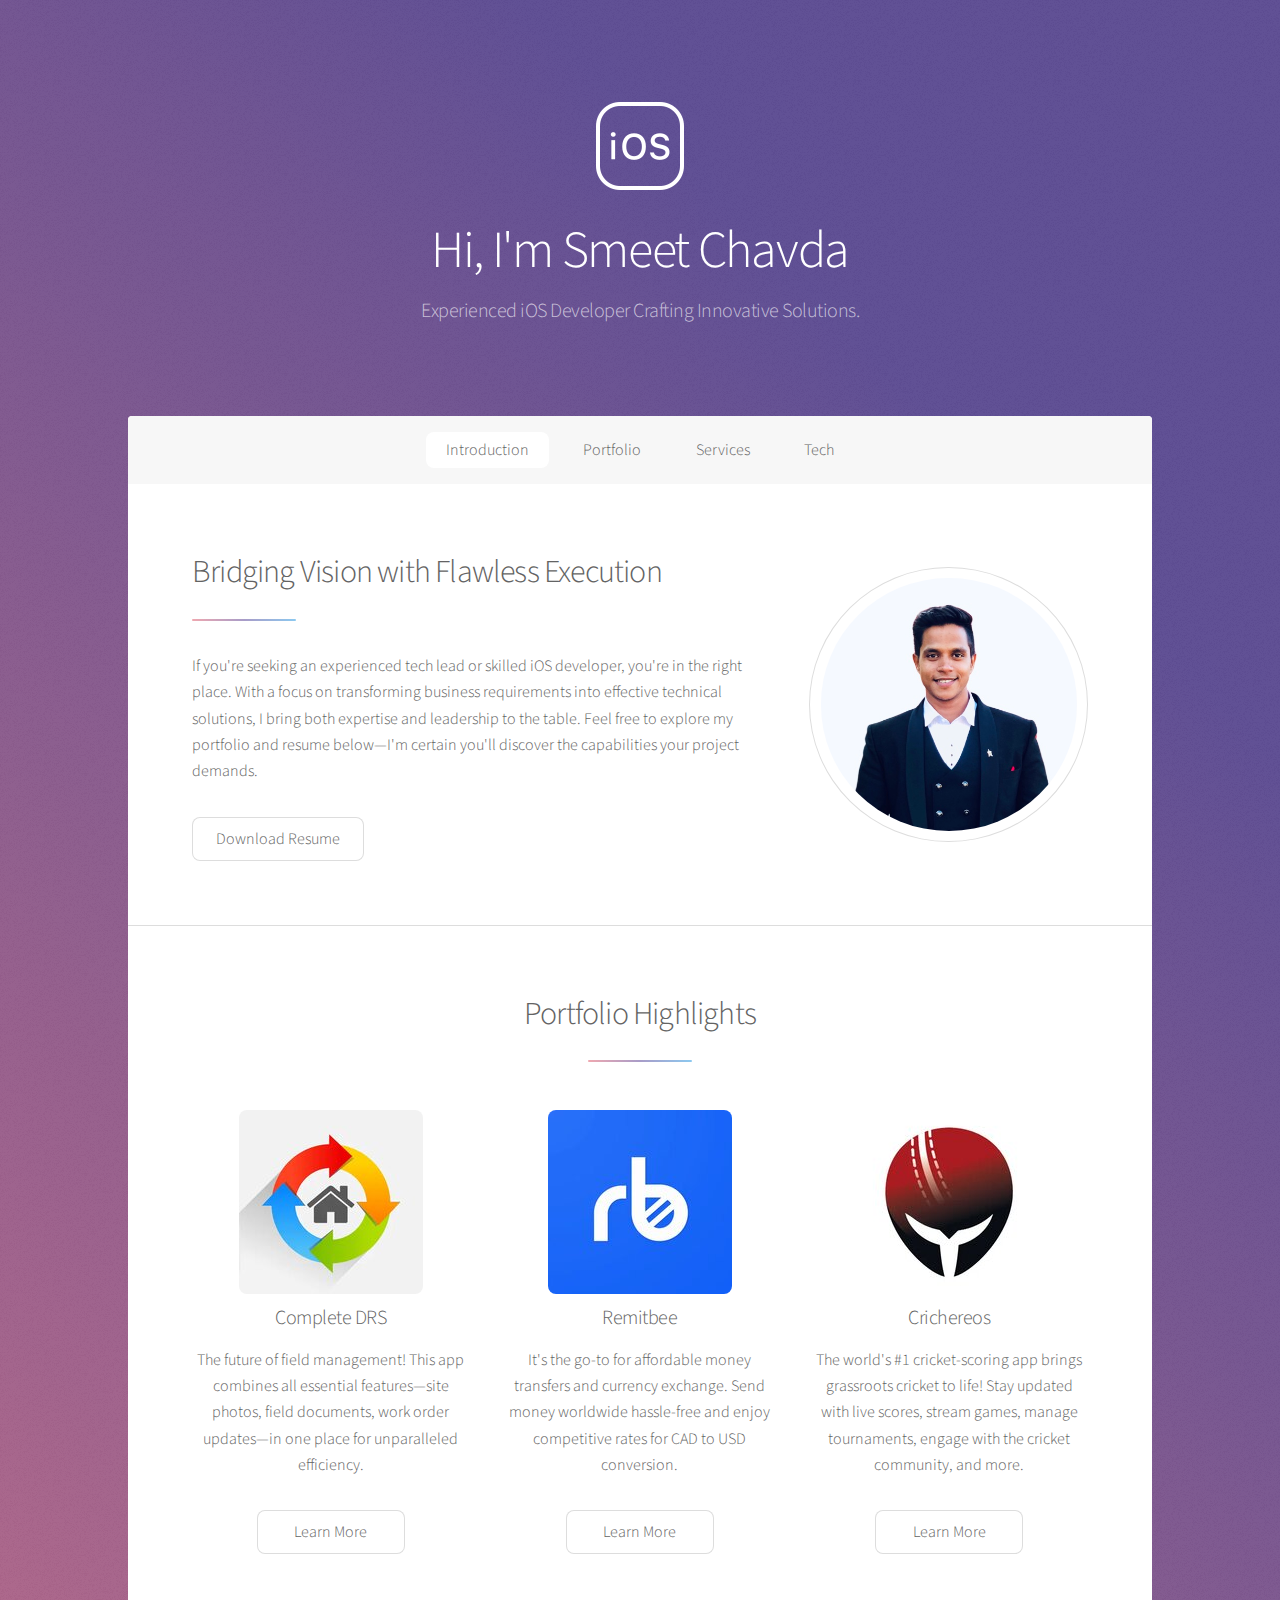
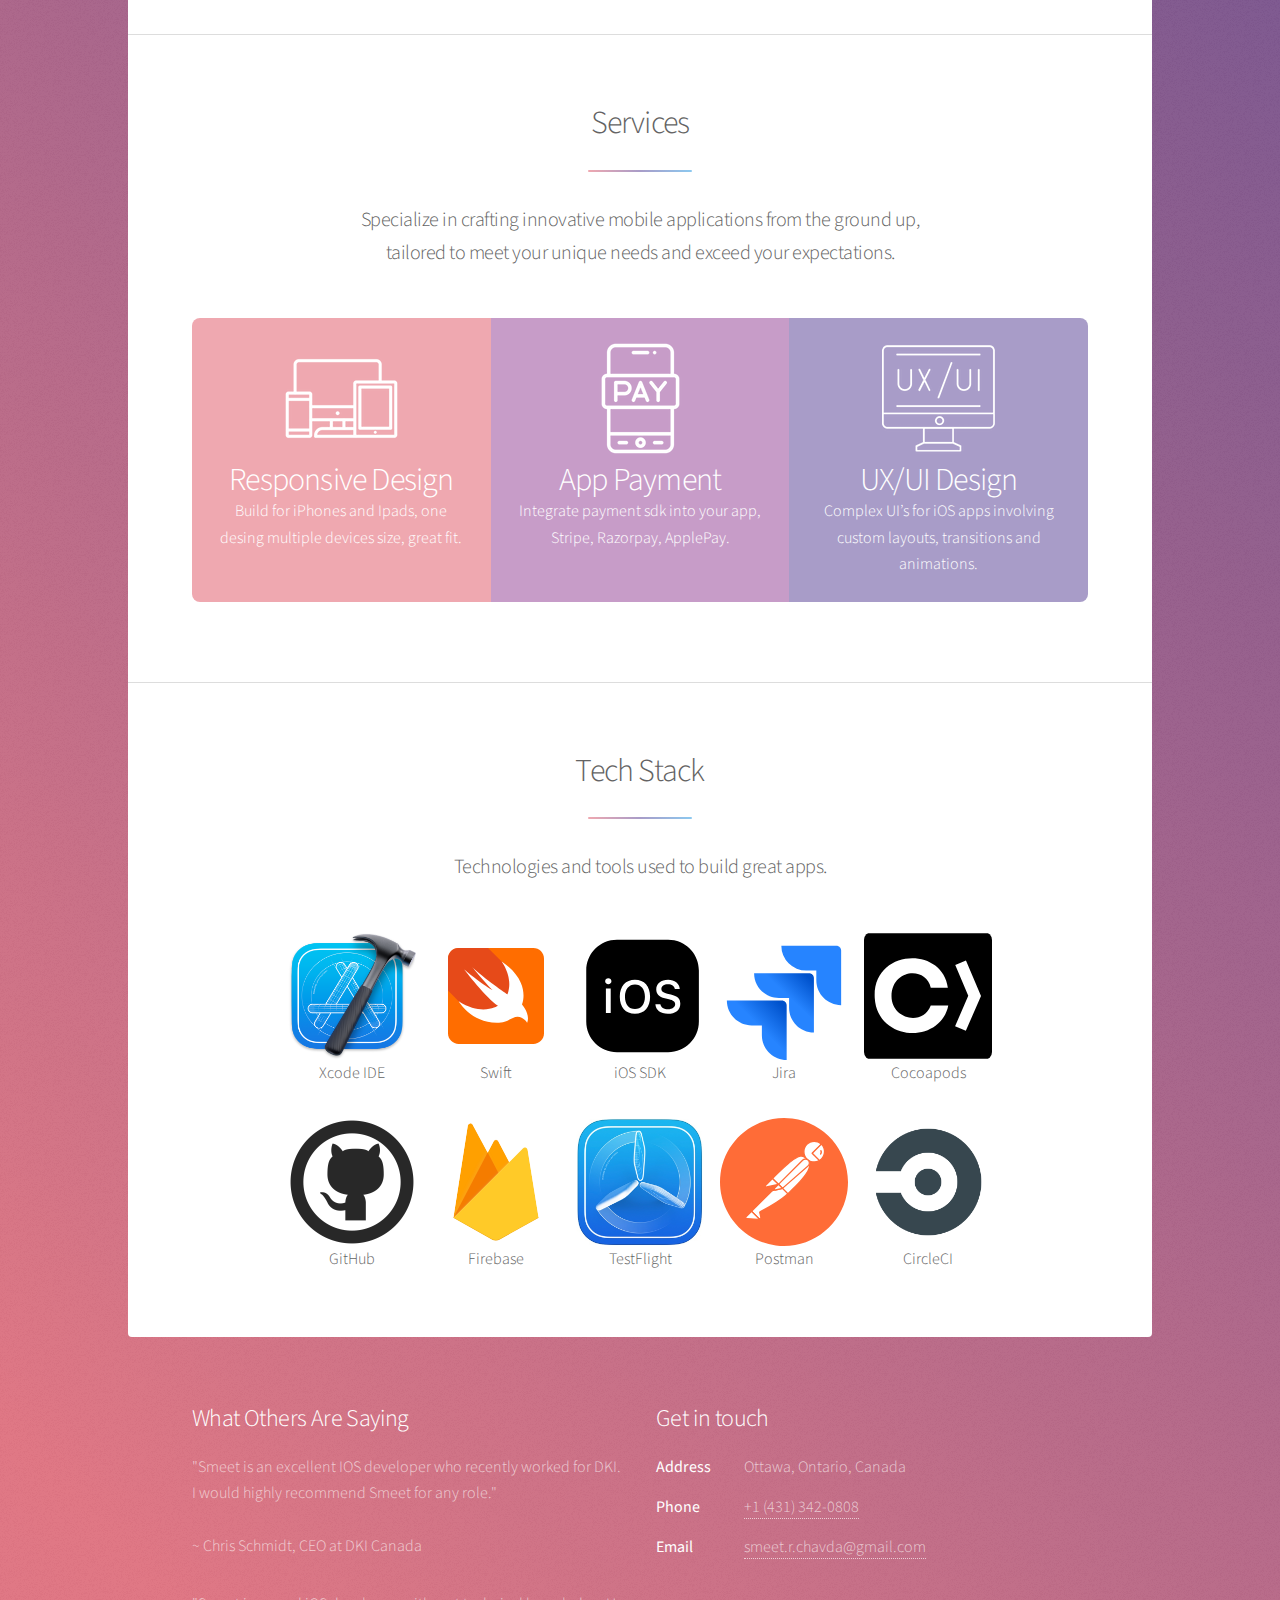
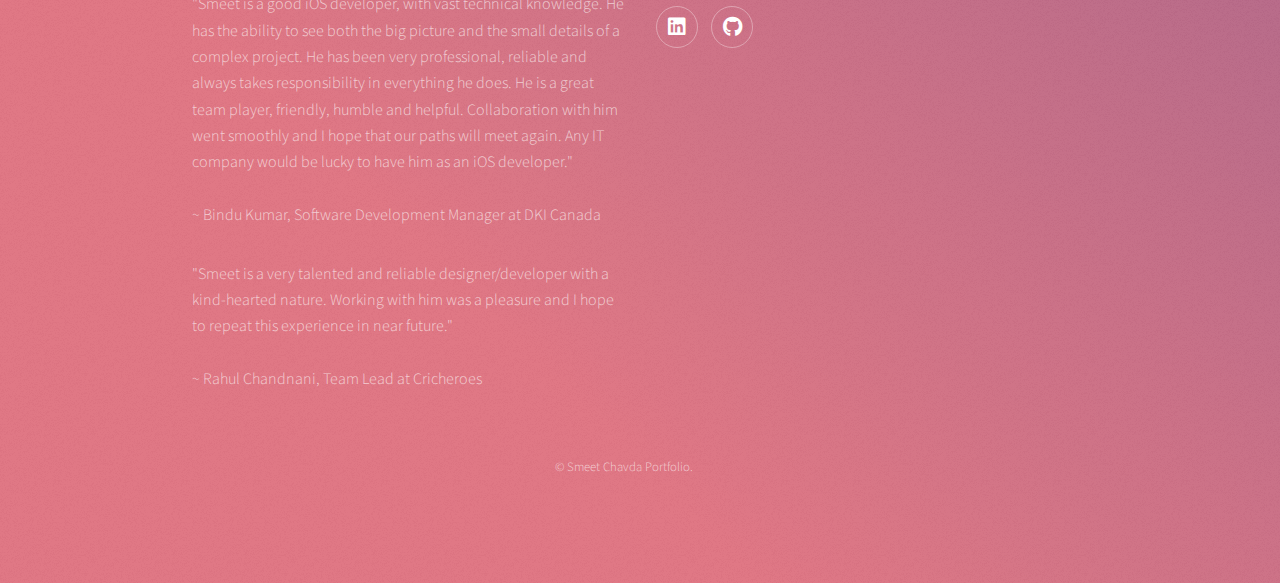
<file: index.html>
<!DOCTYPE HTML>
<html>
	<head>
		<title>Smeet Chavda Portfolio</title>
		<meta charset="utf-8" />
		<meta name="viewport" content="width=device-width, initial-scale=1, user-scalable=no" />
		<link rel="icon" href="images/apple.jpg">
		<link rel="stylesheet" href="assets/css/main.css" />
		<noscript><link rel="stylesheet" href="assets/css/noscript.css" /></noscript>
	</head>
	<body class="is-preload">

		<!-- Wrapper -->
			<div id="wrapper">

				<!-- Header -->
					<header id="header" class="alt">
						<span class="logo"><img src="images/logo.png" alt="" /></span>
						<h1>Hi, I'm Smeet Chavda</h1>
						<p>Experienced iOS Developer Crafting Innovative Solutions.</p>
					</header>

				<!-- Nav -->
					<nav id="nav">
						<ul>
							<li><a href="#intro" class="active">Introduction</a></li>
							<li><a href="#first">Portfolio</a></li>
							<li><a href="#second">Services</a></li>
							<li><a href="#cta">Tech</a></li>
						</ul>
					</nav>

				<!-- Main -->
					<div id="main">

						<!-- Introduction -->
							<section id="intro" class="main">
								<div class="spotlight">
									<div class="content">
										<header class="major">
											<h2>Bridging Vision with Flawless Execution</h2>
										</header>
										<p>If you're seeking an experienced tech lead or skilled iOS developer, 
											you're in the right place. With a focus on transforming business 
											requirements into effective technical solutions, I bring both expertise 
											and leadership to the table. Feel free to explore my portfolio and resume 
											below—I'm certain you'll discover the capabilities your project demands.</p>
										<ul class="actions">
											<li><a href="Smeet Chavda Resume.pdf" class="button">Download Resume</a></li>
										</ul>
									</div>
									<span class="image"><img src="images/smeet_headshot.jpg" alt="" /></span>
								</div>
							</section>

						<!-- First Section -->
							<section id="first" class="main special">
								<header class="major">
									<h2>Portfolio Highlights</h2>
								</header>
								<ul class="features">
									<li>
										<span class="image">
											<a href="complete_drs.html">
											<img src="images/complete_drs.jpg" />
										   </a>
										</span>
										<h3>Complete DRS</h3>
										<p>The future of field management! This app combines all essential features—site photos, 
											field documents, work order updates—in one place for unparalleled efficiency.</p>
										<a href="complete_drs.html" class="button">Learn More</a>
									</li>
									<li>
										<span class="image">
											<a href="remitbee.html">
											<img src="images/remitbee.jpg" />
										   </a>
										</span>
										<h3>Remitbee</h3>
										<p>It's the go-to for affordable money transfers and currency exchange. 
											Send money worldwide hassle-free and enjoy competitive rates for CAD to USD conversion.</p>
										<a href="remitbee.html" class="button">Learn More</a>
									</li>
									<li>
										<span class="image">
											<a href="cricheroes.html">
											<img src="images/cricheroes.jpg" />
										   </a>
										</span>
										<h3>Crichereos</h3>
										<p>The world's #1 cricket-scoring app brings grassroots cricket to life! 
											Stay updated with live scores, stream games, manage tournaments, engage with the cricket community, and more.</p>
										<a href="cricheroes.html" class="button">Learn More</a>
									</li>
								</ul>
								<!-- <footer class="major">
									<ul class="actions special">
										<li><a href="generic.html" class="button">Learn More</a></li>
									</ul>
								</footer> -->
							</section>

						<!-- Second Section -->
							<section id="second" class="main special">
								<header class="major">
									<h2>Services</h2>
									<p>Specialize in crafting innovative mobile applications from the ground up,<br /> 
										tailored to meet your unique needs and exceed your expectations.</p>
								</header>
								<ul class="statistics">
									<li class="style1">
										<span class="image"><img src="images/design.jpg"/></span>
										<strong>Responsive Design</strong> Build for iPhones and Ipads, one desing multiple devices size, great fit.
									</li>
									<li class="style2">
										<span class="image"><img src="images/pay.jpg"/></span>
										<strong>App Payment</strong> Integrate payment sdk into your app, Stripe, Razorpay, ApplePay.
									</li>
									<li class="style3">
										<span class="image"><img src="images/ui.jpg"/></span>
										<strong>UX/UI Design</strong> Complex UI’s for iOS apps involving custom layouts, transitions and animations.
									</li>
									<!-- <li class="style4">
										<span class="icon solid fa-laptop"></span>
										<strong>4,096</strong> Aliquam
									</li>
									<li class="style5">
										<span class="icon fa-gem"></span>
										<strong>1,024</strong> Nullam
									</li> -->
								</ul>
								<!-- <p class="content">Nam elementum nisl et mi a commodo porttitor. Morbi sit amet nisl eu arcu faucibus hendrerit vel a risus. Nam a orci mi, elementum ac arcu sit amet, fermentum pellentesque et purus. Integer maximus varius lorem, sed convallis diam accumsan sed. Etiam porttitor placerat sapien, sed eleifend a enim pulvinar faucibus semper quis ut arcu. Ut non nisl a mollis est efficitur vestibulum. Integer eget purus nec nulla mattis et accumsan ut magna libero. Morbi auctor iaculis porttitor. Sed ut magna ac risus et hendrerit scelerisque. Praesent eleifend lacus in lectus aliquam porta. Cras eu ornare dui curabitur lacinia.</p> -->
								<!-- <footer class="major">
									<ul class="actions special">
										<li><a href="generic.html" class="button">Learn More</a></li>
									</ul>
								</footer> -->
							</section>

						<!-- Get Started -->
							<section id="cta" class="main special">
								<header class="major">
									<h2>Tech Stack</h2>
									<p>Technologies and tools used to build great apps.</p>
								</header>
								<footer class="major">
									<ul class="actions special">
										<li><span class="image"><img src="images/tech/xcode.png" width="128" height="128" />Xcode IDE</span></li>
										<li><span class="image"><img src="images/tech/swift.svg" width="128" height="128" />Swift</span></li>
										<li><span class="image"><img src="images/tech/ios.svg" width="128" height="128" />iOS SDK</span></li>
										<li><span class="image"><img src="images/tech/jira.svg" width="128" height="128" />Jira</span></li>
										<li><span class="image"><img src="images/tech/cocoapods.svg" width="128" height="128" />Cocoapods</span></li>
									</ul>
									<ul class="actions special">
										<li><span class="image"><img src="images/tech/github.png" width="128" height="128" />GitHub</span></li>
										<li><span class="image"><img src="images/tech/firebase.svg" width="128" height="128" />Firebase</span></li>
										<li><span class="image"><img src="images/tech/testflight.png" width="128" height="128" />TestFlight</span></li>
										<li><span class="image"><img src="images/tech/postman.svg" width="128" height="128" />Postman</span></li>
										<li><span class="image"><img src="images/tech/circleci.png" width="128" height="128" />CircleCI</span></li>
									</ul>
								</footer>
							</section>

					</div>

				<!-- Footer -->
					<footer id="footer">
						<section>
							<h2>What Others Are Saying</h2>
							<p>"Smeet is an excellent IOS developer who recently worked for DKI. 
								I would highly recommend Smeet for any role."<br />
								<br />~ Chris Schmidt, CEO at DKI Canada</p>
							<p>"Smeet is a good iOS developer, with vast technical knowledge. 
								He has the ability to see both the big picture and the small 
								details of a complex project. He has been very professional, 
								reliable and always takes responsibility in everything he does. 
								He is a great team player, friendly, humble and helpful. 
								Collaboration with him went smoothly and I hope that our paths will meet again.
								Any IT company would be lucky to have him as an iOS developer."<br />
								<br />~ Bindu Kumar, Software Development Manager at DKI Canada</p>
							<p>"Smeet is a very talented and reliable designer/developer with a 
								kind-hearted nature. Working with him was a pleasure and 
								I hope to repeat this experience in near future."<br />
								<br />~ Rahul Chandnani, Team Lead at Cricheroes</p>
						</section>
						<section>
							<h2>Get in touch</h2>
							<dl class="alt">
								<dt>Address</dt>
								<dd>Ottawa, Ontario, Canada</dd>
								<dt>Phone</dt>
								<dd><a href="tel:431-342-0808" target="_top">+1 (431) 342-0808</a></dd>
								<dt>Email</dt>
								<dd><a href="mailto:smeet.r.chavda@gmail.com">smeet.r.chavda@gmail.com</a></dd>
							</dl>
							<ul class="icons">
								<!-- <li><a href="#" class="icon brands fa-twitter alt"><span class="label">Twitter</span></a></li>
								<li><a href="#" class="icon brands fa-facebook-f alt"><span class="label">Facebook</span></a></li>
								<li><a href="#" class="icon brands fa-instagram alt"><span class="label">Instagram</span></a></li> -->
								<li><a href="https://www.linkedin.com/in/smeet-chavda-2514a3142/" target="_blank" class="icon brands fa-linkedin alt"><span class="label">LinkedIn</span></a></li>
								<li><a href="https://github.com/smeetchavda" target="_blank" class="icon brands fa-github alt"><span class="label">GitHub</span></a></li>
								<!-- <li><a href="#" class="icon brands fa-github alt"><span class="label">GitHub</span></a></li> -->
								<!-- <li><a href="#" class="icon brands fa-dribbble alt"><span class="label">Dribbble</span></a></li> -->
							</ul>
						</section>
						<p class="copyright">&copy; Smeet Chavda Portfolio.</p>
					</footer>

			</div>

		<!-- Scripts -->
			<script src="assets/js/jquery.min.js"></script>
			<script src="assets/js/jquery.scrollex.min.js"></script>
			<script src="assets/js/jquery.scrolly.min.js"></script>
			<script src="assets/js/browser.min.js"></script>
			<script src="assets/js/breakpoints.min.js"></script>
			<script src="assets/js/util.js"></script>
			<script src="assets/js/main.js"></script>

	</body>
</html>
</file>
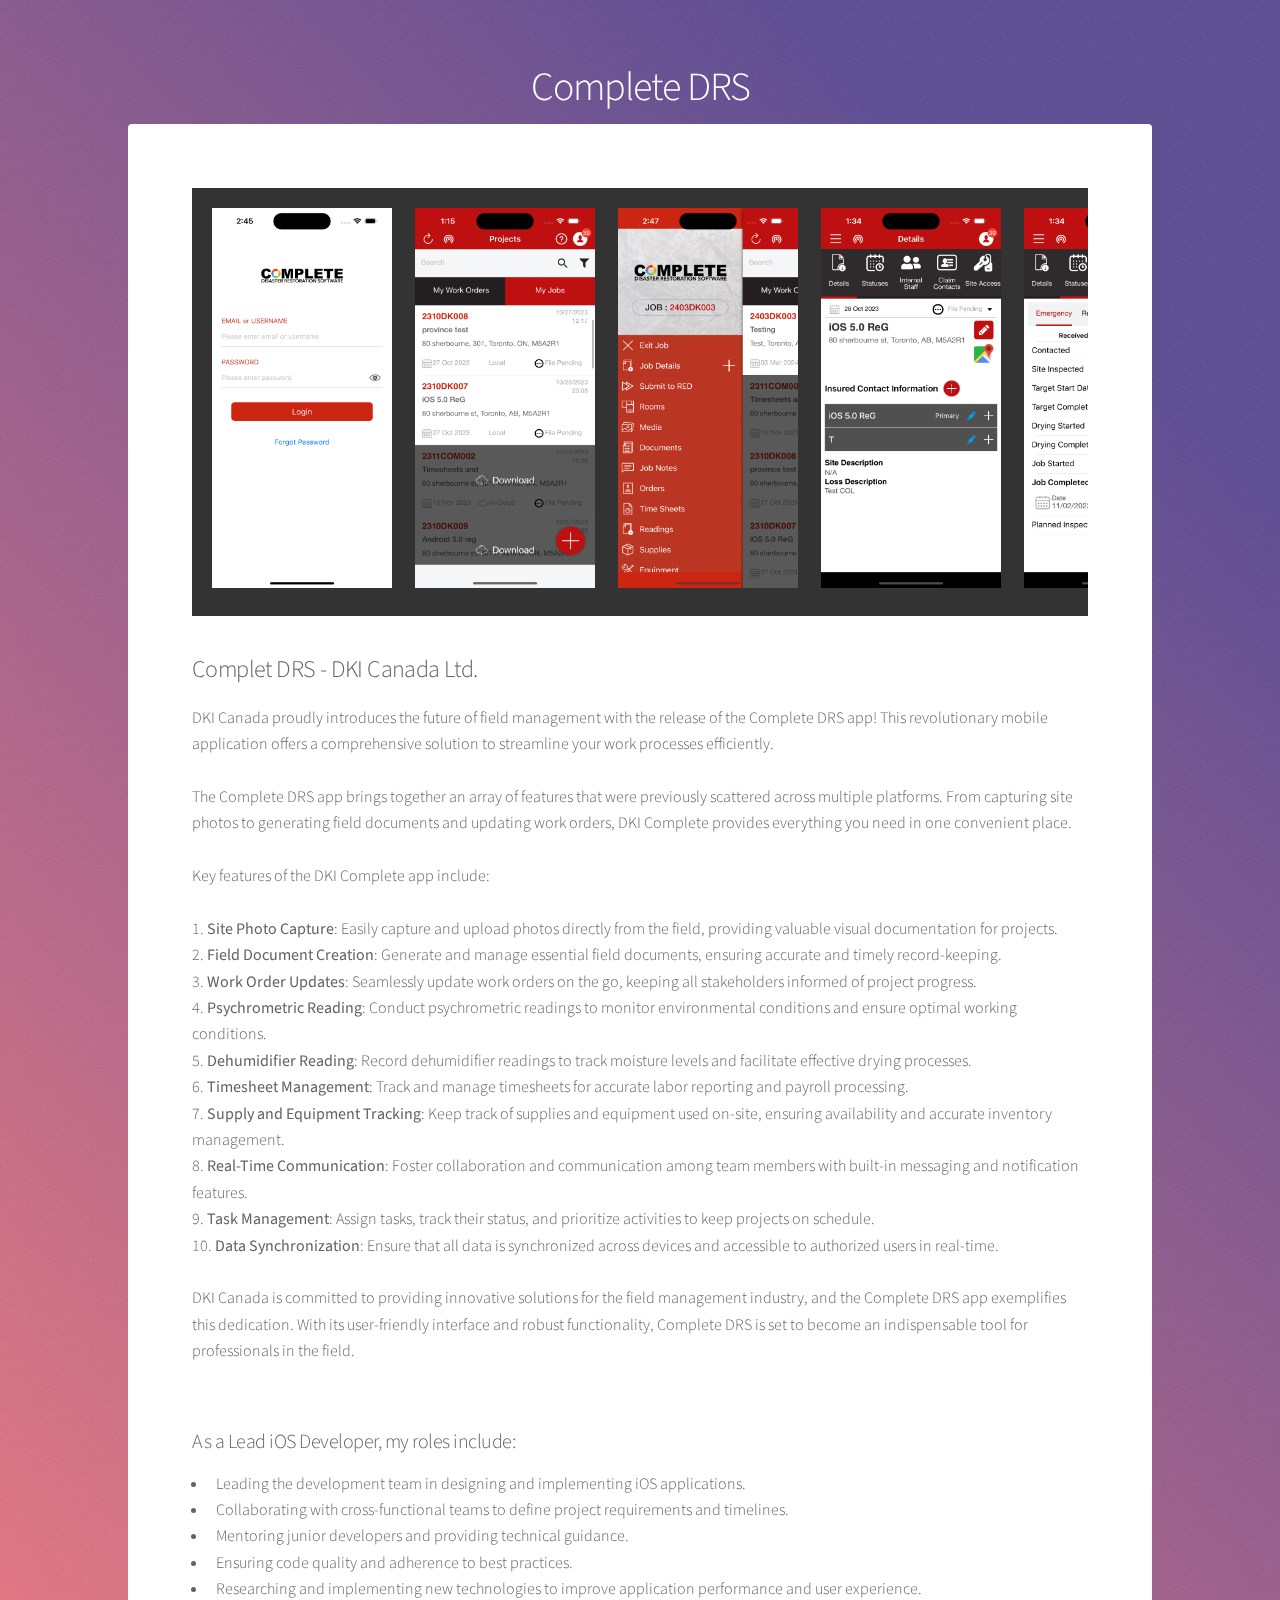
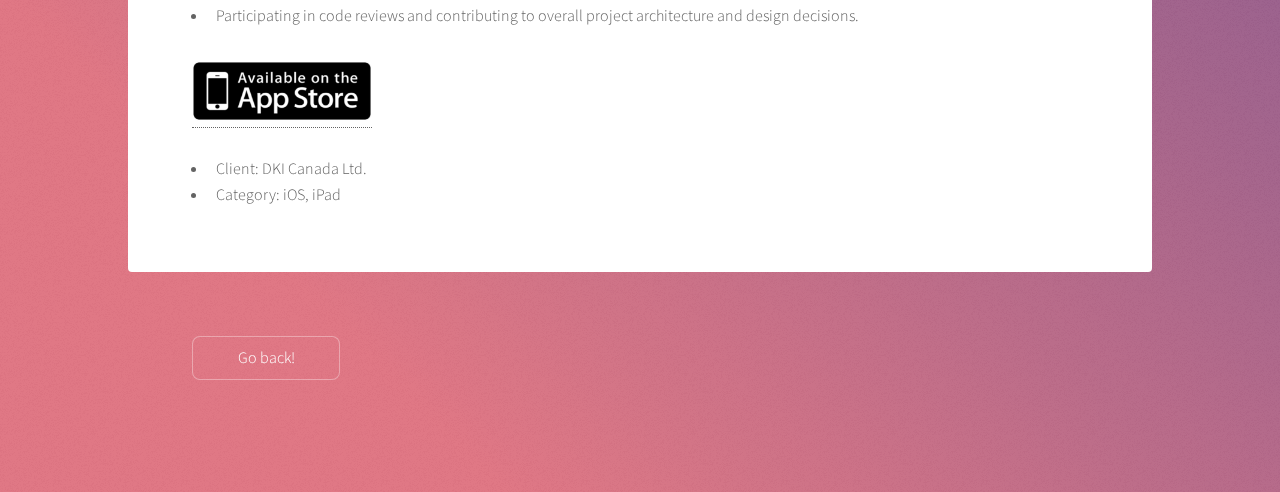
<file: complete_drs.html>
<!DOCTYPE HTML>

<html>
	<head>
		<title>DKI Canada</title>
		<meta charset="utf-8" />
		<meta name="viewport" content="width=device-width, initial-scale=1, user-scalable=no" />
		<link rel="icon" href="images/complete_drs.jpg">
		<link rel="stylesheet" href="assets/css/main.css" />
		<noscript><link rel="stylesheet" href="assets/css/noscript.css" /></noscript>
	</head>
	<body class="is-preload">

		<!-- Wrapper -->
			<div id="wrapper">

				<!-- Header -->
					<header id="header">
						<h1>Complete DRS</h1>
						<!-- <p>DKI Canada - Across the Street, Across the Country</p> -->
					</header>

				<!-- Main -->
					<div id="main">

						<!-- Content -->
							<section id="content" class="main">
								<!-- <span class="image main"><img src="images/pic04.jpg" alt="" />
								</span> -->
								<div class="scroll-container">
									<img src="images/complete_drs_ss/1.png" width="200" height="400" alt="">
									<img src="images/complete_drs_ss/2.png" width="200" height="400" alt="">
									<img src="images/complete_drs_ss/3.png" width="200" height="400" alt="">
									<img src="images/complete_drs_ss/4.png" width="200" height="400" alt="">
									<img src="images/complete_drs_ss/5.png" width="200" height="400" alt="">
									<img src="images/complete_drs_ss/6.png" width="200" height="400" alt="">
									<img src="images/complete_drs_ss/7.png" width="200" height="400" alt="">
									<img src="images/complete_drs_ss/8.png" width="200" height="400" alt="">
									<img src="images/complete_drs_ss/9.png" width="200" height="400" alt="">
									<img src="images/complete_drs_ss/10.png" width="200" height="400" alt="">
									<img src="images/complete_drs_ss/11.png" width="200" height="400" alt="">
									<img src="images/complete_drs_ss/12.png" width="200" height="400" alt="">
									<img src="images/complete_drs_ss/13.png" width="200" height="400" alt="">
									<img src="images/complete_drs_ss/14.png" width="200" height="400" alt="">
									<img src="images/complete_drs_ss/15.png" width="200" height="400" alt="">
									<img src="images/complete_drs_ss/16.png" width="200" height="400" alt="">
									<img src="images/complete_drs_ss/17.png" width="200" height="400" alt="">
									<img src="images/complete_drs_ss/18.png" width="200" height="400" alt="">
									<img src="images/complete_drs_ss/19.png" width="200" height="400" alt="">
									<img src="images/complete_drs_ss/20.png" width="200" height="400" alt="">
									<img src="images/complete_drs_ss/21.png" width="200" height="400" alt="">
									<img src="images/complete_drs_ss/22.png" width="200" height="400" alt="">
									<img src="images/complete_drs_ss/23.png" width="200" height="400" alt="">
									<img src="images/complete_drs_ss/24.png" width="200" height="400" alt="">
									<img src="images/complete_drs_ss/25.png" width="200" height="400" alt="">
									<img src="images/complete_drs_ss/26.png" width="200" height="400" alt="">
									<img src="images/complete_drs_ss/27.png" width="200" height="400" alt="">
									<img src="images/complete_drs_ss/28.png" width="200" height="400" alt="">
									<img src="images/complete_drs_ss/29.png" width="200" height="400" alt="">
									<img src="images/complete_drs_ss/30.png" width="200" height="400" alt="">
									<img src="images/complete_drs_ss/31.png" width="200" height="400" alt="">
									<img src="images/complete_drs_ss/32.png" width="200" height="400" alt="">
									<img src="images/complete_drs_ss/33.png" width="200" height="400" alt="">
									<img src="images/complete_drs_ss/34.png" width="200" height="400" alt="">
									<img src="images/complete_drs_ss/35.png" width="200" height="400" alt="">
									<img src="images/complete_drs_ss/36.png" width="200" height="400" alt="">
									<img src="images/complete_drs_ss/37.png" width="200" height="400" alt="">
									<img src="images/complete_drs_ss/38.png" width="200" height="400" alt="">
									<img src="images/complete_drs_ss/39.png" width="200" height="400" alt="">
									<img src="images/complete_drs_ss/40.png" width="200" height="400" alt="">
									<img src="images/complete_drs_ss/41.png" width="200" height="400" alt="">
									<img src="images/complete_drs_ss/42.png" width="200" height="400" alt="">
									<img src="images/complete_drs_ss/43.png" width="200" height="400" alt="">
									<img src="images/complete_drs_ss/44.png" width="200" height="400" alt="">
								  </div>
								<h2><br />Complet DRS - DKI Canada Ltd.</h2>
								<p>DKI Canada proudly introduces the future of field management with the release of 
									the Complete DRS app! This revolutionary mobile application offers a comprehensive 
									solution to streamline your work processes efficiently.<br /><br />

									The Complete DRS app brings together an array of features that were previously 
									scattered across multiple platforms. From capturing site photos to generating 
									field documents and updating work orders, DKI Complete provides everything you 
									need in one convenient place.<br /><br />
									
									Key features of the DKI Complete app include:<br /><br />
									
									1. <b>Site Photo Capture</b>: Easily capture and upload photos directly from the 
									field, providing valuable visual documentation for projects.<br />
									
									2. <b>Field Document Creation</b>: Generate and manage essential field documents, 
									ensuring accurate and timely record-keeping.<br />
									
									3. <b>Work Order Updates</b>: Seamlessly update work orders on the go, keeping all 
									stakeholders informed of project progress.<br />
									
									4. <b>Psychrometric Reading</b>: Conduct psychrometric readings to monitor environmental 
									conditions and ensure optimal working conditions.<br />
									
									5. <b>Dehumidifier Reading</b>: Record dehumidifier readings to track moisture levels 
									and facilitate effective drying processes.<br />

									6. <b>Timesheet Management</b>: Track and manage timesheets for accurate labor 
									reporting and payroll processing.<br />

									7. <b>Supply and Equipment Tracking</b>: Keep track of supplies and equipment 
									used on-site, ensuring availability and accurate inventory management.<br />
									
									8. <b>Real-Time Communication</b>: Foster collaboration and communication among 
									team members with built-in messaging and notification features.<br />
									
									9. <b>Task Management</b>: Assign tasks, track their status, and prioritize 
									activities to keep projects on schedule.<br />
									
									10. <b>Data Synchronization</b>: Ensure that all data is synchronized across 
									devices and accessible to authorized users in real-time.<br /><br />
									
								DKI Canada is committed to providing innovative solutions for the field management industry, 
								and the Complete DRS app exemplifies this dedication. With its user-friendly interface and 
								robust functionality, Complete DRS is set to become an indispensable tool for professionals in the field.</p>
								<h3><br />As a Lead iOS Developer, my roles include:</h3>
								<ul>
									<li>Leading the development team in designing and implementing iOS applications.</li>
									<li>Collaborating with cross-functional teams to define project requirements and timelines.</li>
									<li>Mentoring junior developers and providing technical guidance.</li>
									<li>Ensuring code quality and adherence to best practices.</li>
									<li>Researching and implementing new technologies to improve application performance and user experience.</li>
									<li>Participating in code reviews and contributing to overall project architecture and design decisions.</li>
								  </ul>
								<!-- <h3><br />Technologies:</h3>
								<ul>
									<li>Swift</li>
									<li>Core Data</li>
									<li>App Storage</li>
									<li>UIKit</li>
									<li>MVVM</li>
									<li>UI & Unit Testing</li>
									<li>Push Notification</li>
									<li>REST API</li><br />
								  </ul>  -->
								<a href="https://apps.apple.com/ca/app/dki-complete/id1418414041" target="_blank">
									<img src="images/available.png" width="180" height="60" alt="">
								</a>
								<ul><br />
									<!-- <li>Date: 2024</li> -->
									<li>Client: DKI Canada Ltd.</li>
									<li>Category: iOS, iPad</li>
								  </ul>  
							</section>

					</div>

				<!-- Footer -->
					<footer id="footer">
						<!-- <section>
							<h2>Aliquam sed mauris</h2>
							<p>Sed lorem ipsum dolor sit amet et nullam consequat feugiat consequat magna adipiscing tempus etiam dolore veroeros. eget dapibus mauris. Cras aliquet, nisl ut viverra sollicitudin, ligula erat egestas velit, vitae tincidunt odio.</p> -->
							<form>
								<input type="button" value="Go back!" onclick="history.back()">
							   </form>
						<!-- </section>
						<section>
							<h2>Etiam feugiat</h2>
							<dl class="alt">
								<dt>Address</dt>
								<dd>1234 Somewhere Road &bull; Nashville, TN 00000 &bull; USA</dd>
								<dt>Phone</dt>
								<dd>(000) 000-0000 x 0000</dd>
								<dt>Email</dt>
								<dd><a href="#">information@untitled.tld</a></dd>
							</dl>
							<ul class="icons">
								<li><a href="#" class="icon brands fa-twitter alt"><span class="label">Twitter</span></a></li>
								<li><a href="#" class="icon brands fa-facebook-f alt"><span class="label">Facebook</span></a></li>
								<li><a href="#" class="icon brands fa-instagram alt"><span class="label">Instagram</span></a></li>
								<li><a href="#" class="icon brands fa-github alt"><span class="label">GitHub</span></a></li>
								<li><a href="#" class="icon brands fa-dribbble alt"><span class="label">Dribbble</span></a></li>
							</ul>
						</section>
						<p class="copyright">&copy; Untitled. Design: <a href="https://html5up.net">HTML5 UP</a>.</p> -->
					</footer>

			</div>

		<!-- Scripts -->
			<script src="assets/js/jquery.min.js"></script>
			<script src="assets/js/jquery.scrollex.min.js"></script>
			<script src="assets/js/jquery.scrolly.min.js"></script>
			<script src="assets/js/browser.min.js"></script>
			<script src="assets/js/breakpoints.min.js"></script>
			<script src="assets/js/util.js"></script>
			<script src="assets/js/main.js"></script>

	</body>
</html>
</file>
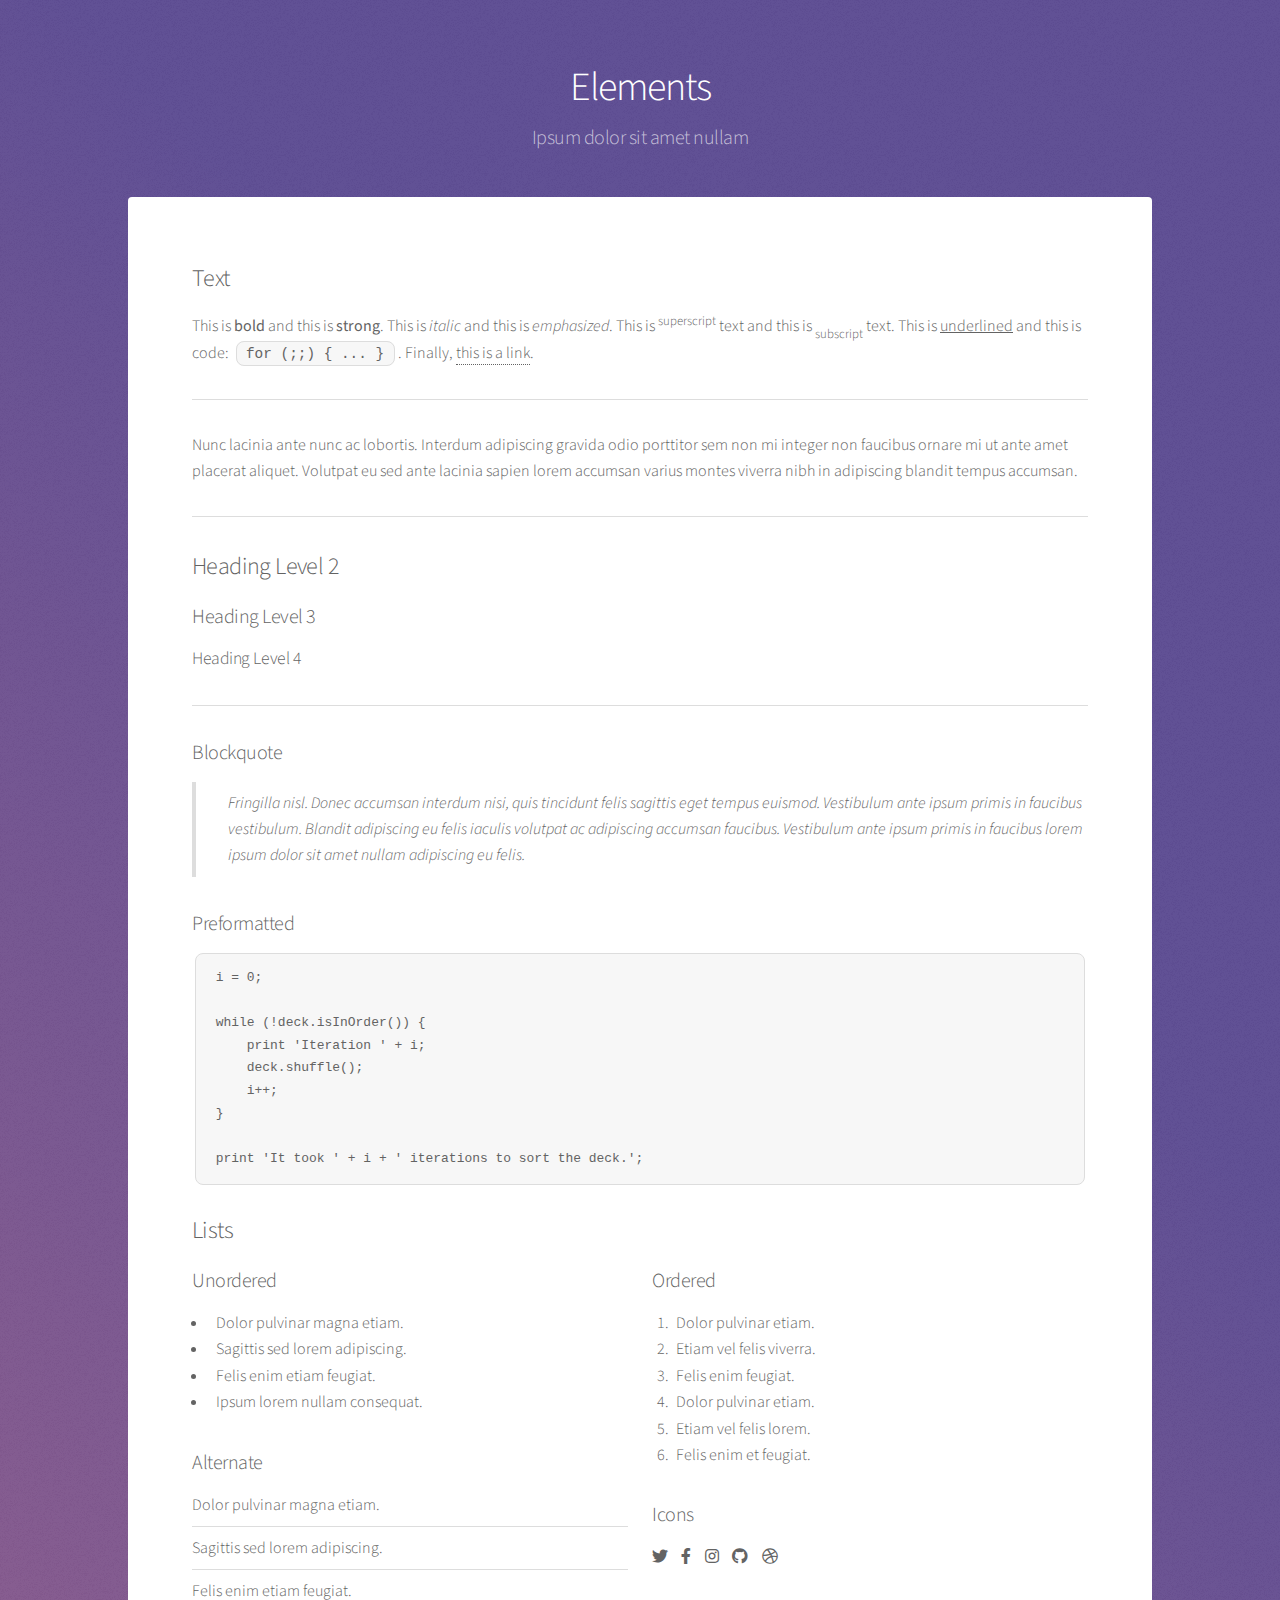
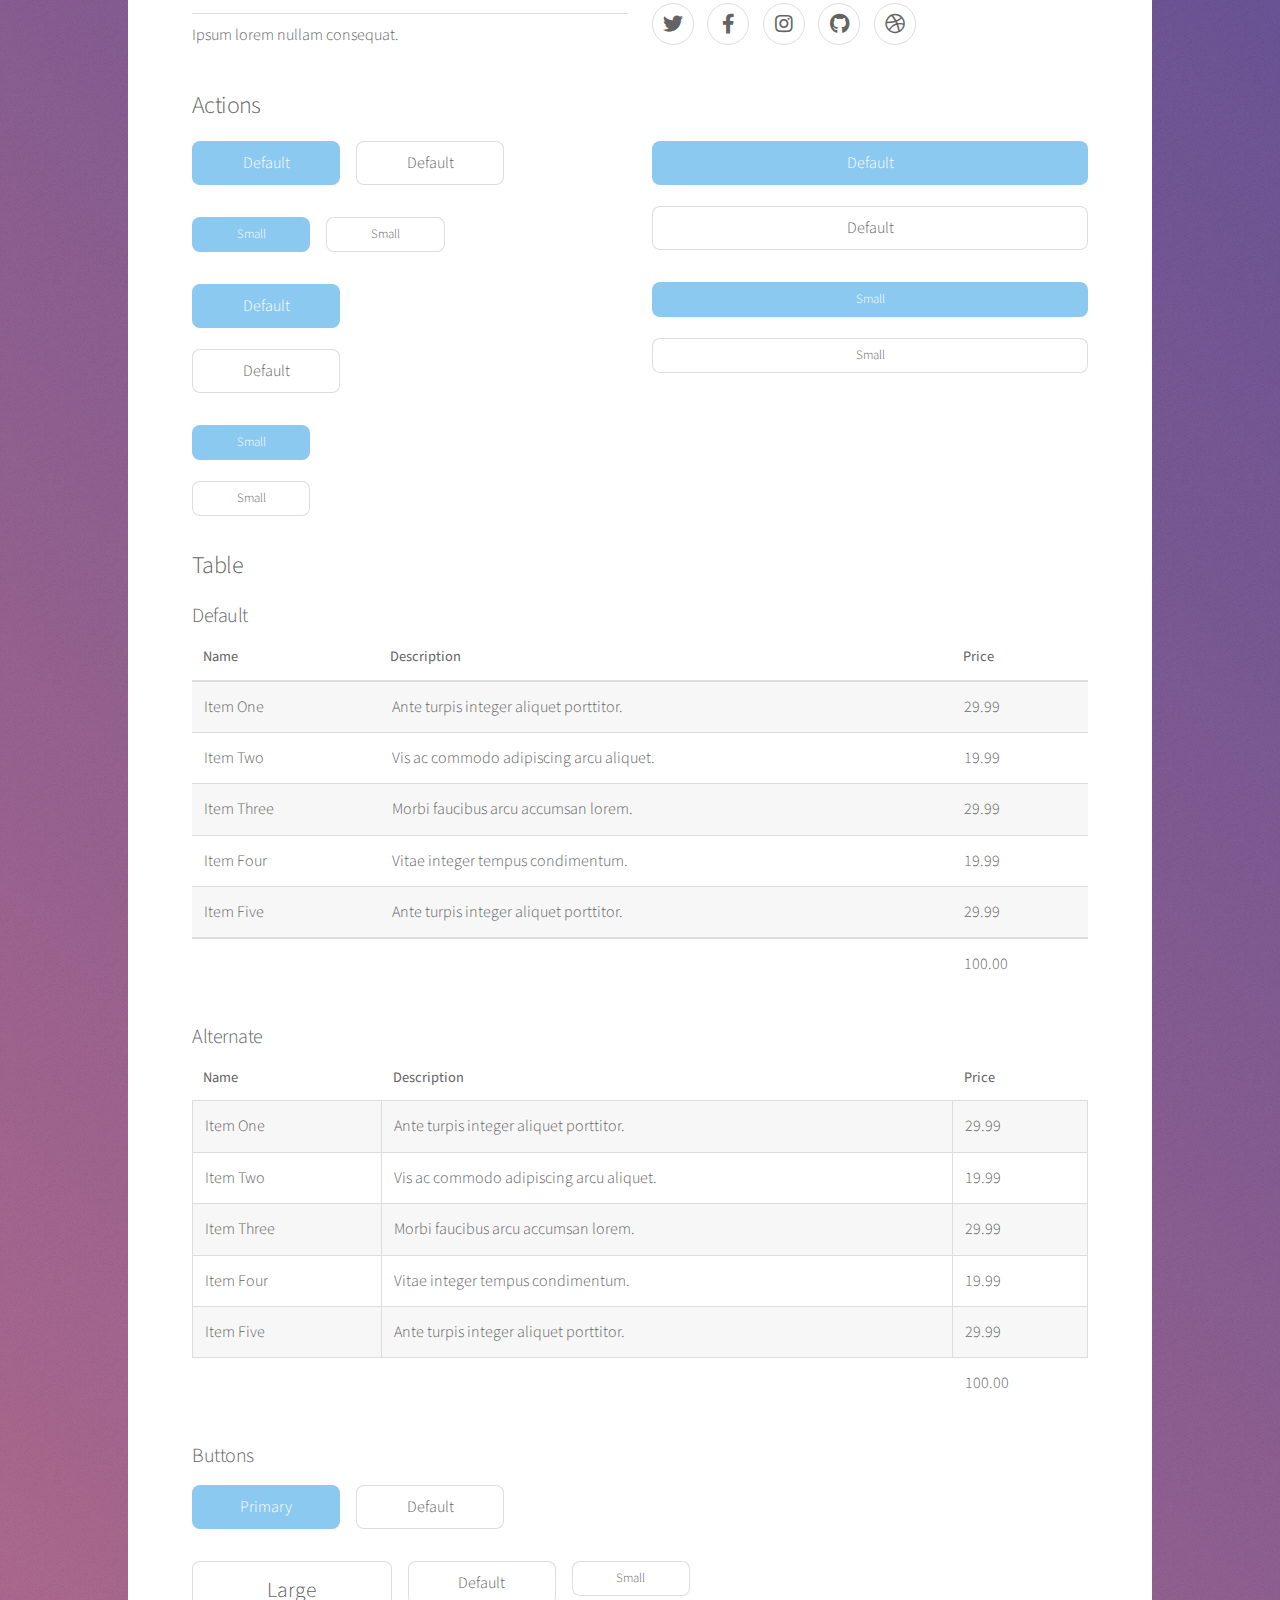
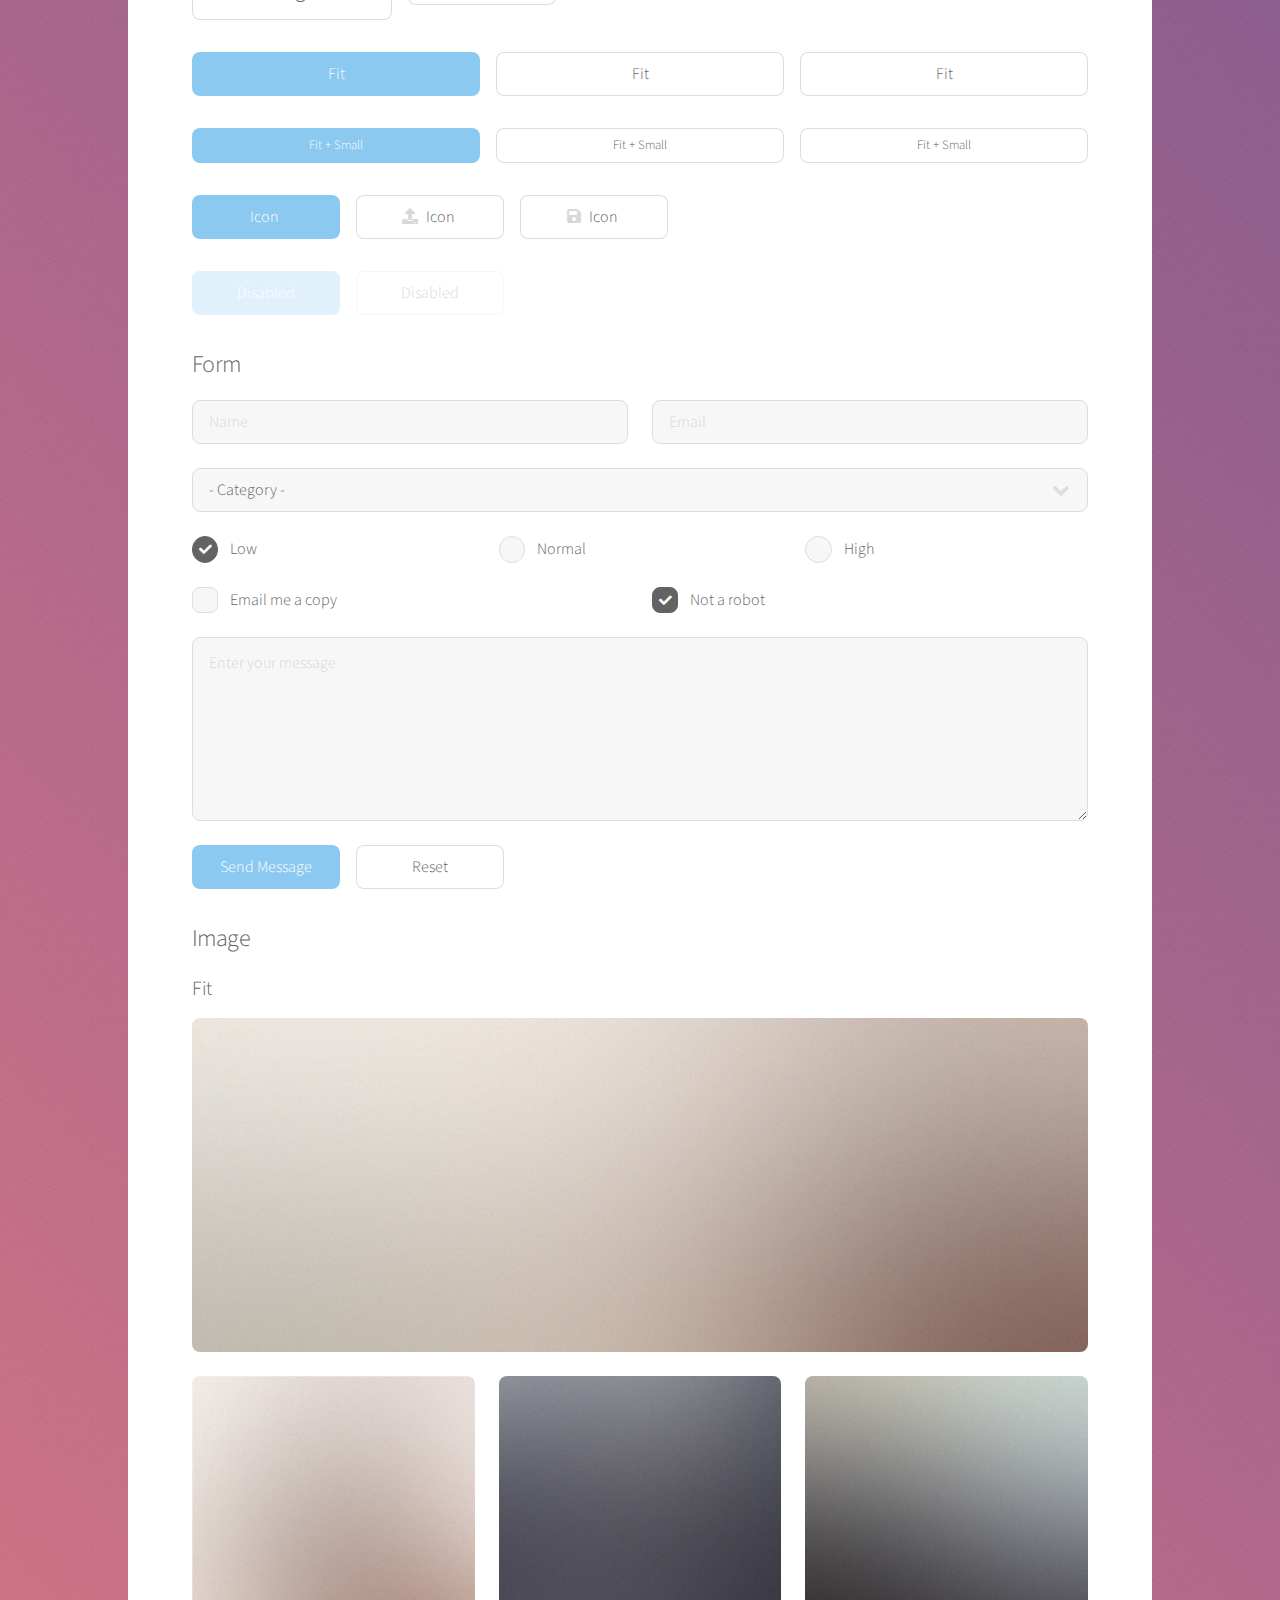
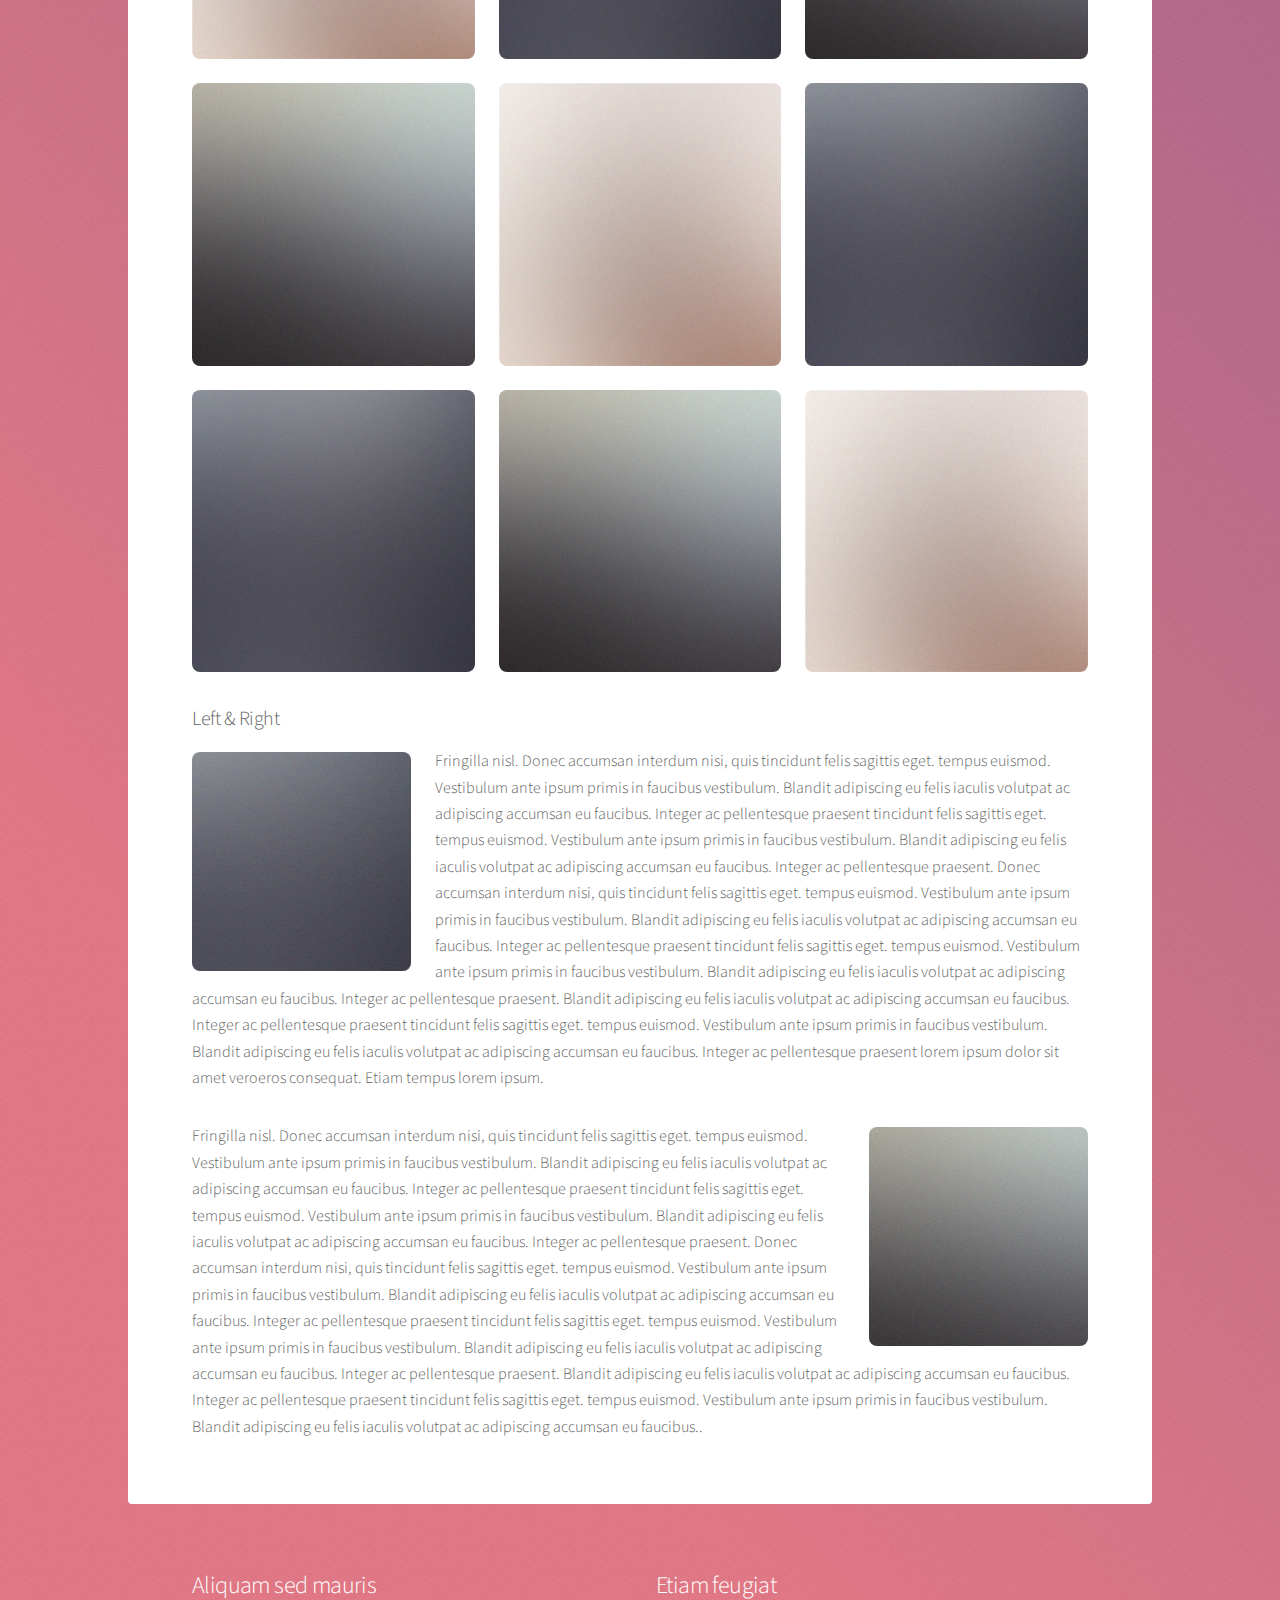
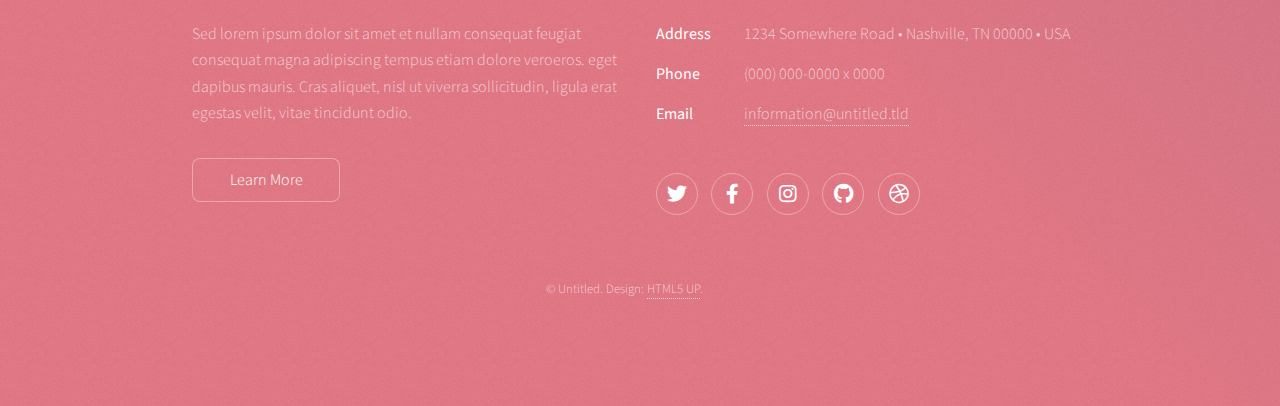
<file: elements.html>
<!DOCTYPE HTML>
<!--
	Stellar by HTML5 UP
	html5up.net | @ajlkn
	Free for personal and commercial use under the CCA 3.0 license (html5up.net/license)
-->
<html>
	<head>
		<title>Elements - Stellar by HTML5 UP</title>
		<meta charset="utf-8" />
		<meta name="viewport" content="width=device-width, initial-scale=1, user-scalable=no" />
		<link rel="stylesheet" href="assets/css/main.css" />
		<noscript><link rel="stylesheet" href="assets/css/noscript.css" /></noscript>
	</head>
	<body class="is-preload">

		<!-- Wrapper -->
			<div id="wrapper">

				<!-- Header -->
					<header id="header">
						<h1>Elements</h1>
						<p>Ipsum dolor sit amet nullam</p>
					</header>

				<!-- Main -->
					<div id="main">

						<!-- Content -->
							<section id="content" class="main">

								<!-- Text -->
									<section>
										<h2>Text</h2>
										<p>This is <b>bold</b> and this is <strong>strong</strong>. This is <i>italic</i> and this is <em>emphasized</em>.
										This is <sup>superscript</sup> text and this is <sub>subscript</sub> text.
										This is <u>underlined</u> and this is code: <code>for (;;) { ... }</code>. Finally, <a href="#">this is a link</a>.</p>
										<hr />
										<p>Nunc lacinia ante nunc ac lobortis. Interdum adipiscing gravida odio porttitor sem non mi integer non faucibus ornare mi ut ante amet placerat aliquet. Volutpat eu sed ante lacinia sapien lorem accumsan varius montes viverra nibh in adipiscing blandit tempus accumsan.</p>
										<hr />
										<h2>Heading Level 2</h2>
										<h3>Heading Level 3</h3>
										<h4>Heading Level 4</h4>
										<hr />
										<h3>Blockquote</h3>
										<blockquote>Fringilla nisl. Donec accumsan interdum nisi, quis tincidunt felis sagittis eget tempus euismod. Vestibulum ante ipsum primis in faucibus vestibulum. Blandit adipiscing eu felis iaculis volutpat ac adipiscing accumsan faucibus. Vestibulum ante ipsum primis in faucibus lorem ipsum dolor sit amet nullam adipiscing eu felis.</blockquote>
										<h3>Preformatted</h3>
										<pre><code>i = 0;

while (!deck.isInOrder()) {
    print 'Iteration ' + i;
    deck.shuffle();
    i++;
}

print 'It took ' + i + ' iterations to sort the deck.';</code></pre>
									</section>

								<!-- Lists -->
									<section>
										<h2>Lists</h2>
										<div class="row">
											<div class="col-6 col-12-medium">
												<h3>Unordered</h3>
												<ul>
													<li>Dolor pulvinar magna etiam.</li>
													<li>Sagittis sed lorem adipiscing.</li>
													<li>Felis enim etiam feugiat.</li>
													<li>Ipsum lorem nullam consequat.</li>
												</ul>
												<h3>Alternate</h3>
												<ul class="alt">
													<li>Dolor pulvinar magna etiam.</li>
													<li>Sagittis sed lorem adipiscing.</li>
													<li>Felis enim etiam feugiat.</li>
													<li>Ipsum lorem nullam consequat.</li>
												</ul>
											</div>
											<div class="col-6 col-12-medium">
												<h3>Ordered</h3>
												<ol>
													<li>Dolor pulvinar etiam.</li>
													<li>Etiam vel felis viverra.</li>
													<li>Felis enim feugiat.</li>
													<li>Dolor pulvinar etiam.</li>
													<li>Etiam vel felis lorem.</li>
													<li>Felis enim et feugiat.</li>
												</ol>
												<h3>Icons</h3>
												<ul class="icons">
													<li><a href="#" class="icon brands fa-twitter"><span class="label">Twitter</span></a></li>
													<li><a href="#" class="icon brands fa-facebook-f"><span class="label">Facebook</span></a></li>
													<li><a href="#" class="icon brands fa-instagram"><span class="label">Instagram</span></a></li>
													<li><a href="#" class="icon brands fa-github"><span class="label">GitHub</span></a></li>
													<li><a href="#" class="icon brands fa-dribbble"><span class="label">Dribbble</span></a></li>
												</ul>
												<ul class="icons">
													<li><a href="#" class="icon brands alt fa-twitter"><span class="label">Twitter</span></a></li>
													<li><a href="#" class="icon brands alt fa-facebook-f"><span class="label">Facebook</span></a></li>
													<li><a href="#" class="icon brands alt fa-instagram"><span class="label">Instagram</span></a></li>
													<li><a href="#" class="icon brands alt fa-github"><span class="label">GitHub</span></a></li>
													<li><a href="#" class="icon brands alt fa-dribbble"><span class="label">Dribbble</span></a></li>
												</ul>
											</div>
										</div>
										<h2>Actions</h2>
										<div class="row">
											<div class="col-6 col-12-medium">
												<ul class="actions">
													<li><a href="#" class="button primary">Default</a></li>
													<li><a href="#" class="button">Default</a></li>
												</ul>
												<ul class="actions small">
													<li><a href="#" class="button primary small">Small</a></li>
													<li><a href="#" class="button small">Small</a></li>
												</ul>
												<ul class="actions stacked">
													<li><a href="#" class="button primary">Default</a></li>
													<li><a href="#" class="button">Default</a></li>
												</ul>
												<ul class="actions stacked">
													<li><a href="#" class="button primary small">Small</a></li>
													<li><a href="#" class="button small">Small</a></li>
												</ul>
											</div>
											<div class="col-6 col-12-medium">
												<ul class="actions stacked">
													<li><a href="#" class="button primary fit">Default</a></li>
													<li><a href="#" class="button fit">Default</a></li>
												</ul>
												<ul class="actions stacked">
													<li><a href="#" class="button primary small fit">Small</a></li>
													<li><a href="#" class="button small fit">Small</a></li>
												</ul>
											</div>
										</div>
									</section>

								<!-- Table -->
									<section>
										<h2>Table</h2>
										<h3>Default</h3>
										<div class="table-wrapper">
											<table>
												<thead>
													<tr>
														<th>Name</th>
														<th>Description</th>
														<th>Price</th>
													</tr>
												</thead>
												<tbody>
													<tr>
														<td>Item One</td>
														<td>Ante turpis integer aliquet porttitor.</td>
														<td>29.99</td>
													</tr>
													<tr>
														<td>Item Two</td>
														<td>Vis ac commodo adipiscing arcu aliquet.</td>
														<td>19.99</td>
													</tr>
													<tr>
														<td>Item Three</td>
														<td> Morbi faucibus arcu accumsan lorem.</td>
														<td>29.99</td>
													</tr>
													<tr>
														<td>Item Four</td>
														<td>Vitae integer tempus condimentum.</td>
														<td>19.99</td>
													</tr>
													<tr>
														<td>Item Five</td>
														<td>Ante turpis integer aliquet porttitor.</td>
														<td>29.99</td>
													</tr>
												</tbody>
												<tfoot>
													<tr>
														<td colspan="2"></td>
														<td>100.00</td>
													</tr>
												</tfoot>
											</table>
										</div>

										<h3>Alternate</h3>
										<div class="table-wrapper">
											<table class="alt">
												<thead>
													<tr>
														<th>Name</th>
														<th>Description</th>
														<th>Price</th>
													</tr>
												</thead>
												<tbody>
													<tr>
														<td>Item One</td>
														<td>Ante turpis integer aliquet porttitor.</td>
														<td>29.99</td>
													</tr>
													<tr>
														<td>Item Two</td>
														<td>Vis ac commodo adipiscing arcu aliquet.</td>
														<td>19.99</td>
													</tr>
													<tr>
														<td>Item Three</td>
														<td> Morbi faucibus arcu accumsan lorem.</td>
														<td>29.99</td>
													</tr>
													<tr>
														<td>Item Four</td>
														<td>Vitae integer tempus condimentum.</td>
														<td>19.99</td>
													</tr>
													<tr>
														<td>Item Five</td>
														<td>Ante turpis integer aliquet porttitor.</td>
														<td>29.99</td>
													</tr>
												</tbody>
												<tfoot>
													<tr>
														<td colspan="2"></td>
														<td>100.00</td>
													</tr>
												</tfoot>
											</table>
										</div>
									</section>

								<!-- Buttons -->
									<section>
										<h3>Buttons</h3>
										<ul class="actions">
											<li><a href="#" class="button primary">Primary</a></li>
											<li><a href="#" class="button">Default</a></li>
										</ul>
										<ul class="actions">
											<li><a href="#" class="button large">Large</a></li>
											<li><a href="#" class="button">Default</a></li>
											<li><a href="#" class="button small">Small</a></li>
										</ul>
										<ul class="actions fit">
											<li><a href="#" class="button primary fit">Fit</a></li>
											<li><a href="#" class="button fit">Fit</a></li>
											<li><a href="#" class="button fit">Fit</a></li>
										</ul>
										<ul class="actions fit small">
											<li><a href="#" class="button primary fit small">Fit + Small</a></li>
											<li><a href="#" class="button fit small">Fit + Small</a></li>
											<li><a href="#" class="button fit small">Fit + Small</a></li>
										</ul>
										<ul class="actions">
											<li><a href="#" class="button primary icon solidfa-download">Icon</a></li>
											<li><a href="#" class="button icon solid fa-upload">Icon</a></li>
											<li><a href="#" class="button icon solid fa-save">Icon</a></li>
										</ul>
										<ul class="actions">
											<li><span class="button primary disabled">Disabled</span></li>
											<li><span class="button disabled">Disabled</span></li>
										</ul>
									</section>

								<!-- Form -->
									<section>
										<h2>Form</h2>
										<form method="post" action="#">
											<div class="row gtr-uniform">
												<div class="col-6 col-12-xsmall">
													<input type="text" name="demo-name" id="demo-name" value="" placeholder="Name" />
												</div>
												<div class="col-6 col-12-xsmall">
													<input type="email" name="demo-email" id="demo-email" value="" placeholder="Email" />
												</div>
												<div class="col-12">
													<select name="demo-category" id="demo-category">
														<option value="">- Category -</option>
														<option value="1">Manufacturing</option>
														<option value="1">Shipping</option>
														<option value="1">Administration</option>
														<option value="1">Human Resources</option>
													</select>
												</div>
												<div class="col-4 col-12-small">
													<input type="radio" id="demo-priority-low" name="demo-priority" checked>
													<label for="demo-priority-low">Low</label>
												</div>
												<div class="col-4 col-12-small">
													<input type="radio" id="demo-priority-normal" name="demo-priority">
													<label for="demo-priority-normal">Normal</label>
												</div>
												<div class="col-4 col-12-small">
													<input type="radio" id="demo-priority-high" name="demo-priority">
													<label for="demo-priority-high">High</label>
												</div>
												<div class="col-6 col-12-small">
													<input type="checkbox" id="demo-copy" name="demo-copy">
													<label for="demo-copy">Email me a copy</label>
												</div>
												<div class="col-6 col-12-small">
													<input type="checkbox" id="demo-human" name="demo-human" checked>
													<label for="demo-human">Not a robot</label>
												</div>
												<div class="col-12">
													<textarea name="demo-message" id="demo-message" placeholder="Enter your message" rows="6"></textarea>
												</div>
												<div class="col-12">
													<ul class="actions">
														<li><input type="submit" value="Send Message" class="primary" /></li>
														<li><input type="reset" value="Reset" /></li>
													</ul>
												</div>
											</div>
										</form>
									</section>

								<!-- Image -->
									<section>
										<h2>Image</h2>
										<h3>Fit</h3>
										<div class="box alt">
											<div class="row gtr-uniform">
												<div class="col-12"><span class="image fit"><img src="images/pic04.jpg" alt="" /></span></div>
												<div class="col-4"><span class="image fit"><img src="images/pic01.jpg" alt="" /></span></div>
												<div class="col-4"><span class="image fit"><img src="images/pic02.jpg" alt="" /></span></div>
												<div class="col-4"><span class="image fit"><img src="images/pic03.jpg" alt="" /></span></div>
												<div class="col-4"><span class="image fit"><img src="images/pic03.jpg" alt="" /></span></div>
												<div class="col-4"><span class="image fit"><img src="images/pic01.jpg" alt="" /></span></div>
												<div class="col-4"><span class="image fit"><img src="images/pic02.jpg" alt="" /></span></div>
												<div class="col-4"><span class="image fit"><img src="images/pic02.jpg" alt="" /></span></div>
												<div class="col-4"><span class="image fit"><img src="images/pic03.jpg" alt="" /></span></div>
												<div class="col-4"><span class="image fit"><img src="images/pic01.jpg" alt="" /></span></div>
											</div>
										</div>
										<h3>Left &amp; Right</h3>
										<p><span class="image left"><img src="images/pic05.jpg" alt="" /></span>Fringilla nisl. Donec accumsan interdum nisi, quis tincidunt felis sagittis eget. tempus euismod. Vestibulum ante ipsum primis in faucibus vestibulum. Blandit adipiscing eu felis iaculis volutpat ac adipiscing accumsan eu faucibus. Integer ac pellentesque praesent tincidunt felis sagittis eget. tempus euismod. Vestibulum ante ipsum primis in faucibus vestibulum. Blandit adipiscing eu felis iaculis volutpat ac adipiscing accumsan eu faucibus. Integer ac pellentesque praesent. Donec accumsan interdum nisi, quis tincidunt felis sagittis eget. tempus euismod. Vestibulum ante ipsum primis in faucibus vestibulum. Blandit adipiscing eu felis iaculis volutpat ac adipiscing accumsan eu faucibus. Integer ac pellentesque praesent tincidunt felis sagittis eget. tempus euismod. Vestibulum ante ipsum primis in faucibus vestibulum. Blandit adipiscing eu felis iaculis volutpat ac adipiscing accumsan eu faucibus. Integer ac pellentesque praesent. Blandit adipiscing eu felis iaculis volutpat ac adipiscing accumsan eu faucibus. Integer ac pellentesque praesent tincidunt felis sagittis eget. tempus euismod. Vestibulum ante ipsum primis in faucibus vestibulum. Blandit adipiscing eu felis iaculis volutpat ac adipiscing accumsan eu faucibus. Integer ac pellentesque praesent lorem ipsum dolor sit amet veroeros consequat. Etiam tempus lorem ipsum.</p>
										<p><span class="image right"><img src="images/pic06.jpg" alt="" /></span>Fringilla nisl. Donec accumsan interdum nisi, quis tincidunt felis sagittis eget. tempus euismod. Vestibulum ante ipsum primis in faucibus vestibulum. Blandit adipiscing eu felis iaculis volutpat ac adipiscing accumsan eu faucibus. Integer ac pellentesque praesent tincidunt felis sagittis eget. tempus euismod. Vestibulum ante ipsum primis in faucibus vestibulum. Blandit adipiscing eu felis iaculis volutpat ac adipiscing accumsan eu faucibus. Integer ac pellentesque praesent. Donec accumsan interdum nisi, quis tincidunt felis sagittis eget. tempus euismod. Vestibulum ante ipsum primis in faucibus vestibulum. Blandit adipiscing eu felis iaculis volutpat ac adipiscing accumsan eu faucibus. Integer ac pellentesque praesent tincidunt felis sagittis eget. tempus euismod. Vestibulum ante ipsum primis in faucibus vestibulum. Blandit adipiscing eu felis iaculis volutpat ac adipiscing accumsan eu faucibus. Integer ac pellentesque praesent. Blandit adipiscing eu felis iaculis volutpat ac adipiscing accumsan eu faucibus. Integer ac pellentesque praesent tincidunt felis sagittis eget. tempus euismod. Vestibulum ante ipsum primis in faucibus vestibulum. Blandit adipiscing eu felis iaculis volutpat ac adipiscing accumsan eu faucibus..</p>
									</section>

							</section>

					</div>

				<!-- Footer -->
					<footer id="footer">
						<section>
							<h2>Aliquam sed mauris</h2>
							<p>Sed lorem ipsum dolor sit amet et nullam consequat feugiat consequat magna adipiscing tempus etiam dolore veroeros. eget dapibus mauris. Cras aliquet, nisl ut viverra sollicitudin, ligula erat egestas velit, vitae tincidunt odio.</p>
							<ul class="actions">
								<li><a href="#" class="button">Learn More</a></li>
							</ul>
						</section>
						<section>
							<h2>Etiam feugiat</h2>
							<dl class="alt">
								<dt>Address</dt>
								<dd>1234 Somewhere Road &bull; Nashville, TN 00000 &bull; USA</dd>
								<dt>Phone</dt>
								<dd>(000) 000-0000 x 0000</dd>
								<dt>Email</dt>
								<dd><a href="#">information@untitled.tld</a></dd>
							</dl>
							<ul class="icons">
								<li><a href="#" class="icon brands fa-twitter alt"><span class="label">Twitter</span></a></li>
								<li><a href="#" class="icon brands fa-facebook-f alt"><span class="label">Facebook</span></a></li>
								<li><a href="#" class="icon brands fa-instagram alt"><span class="label">Instagram</span></a></li>
								<li><a href="#" class="icon brands fa-github alt"><span class="label">GitHub</span></a></li>
								<li><a href="#" class="icon brands fa-dribbble alt"><span class="label">Dribbble</span></a></li>
							</ul>
						</section>
						<p class="copyright">&copy; Untitled. Design: <a href="https://html5up.net">HTML5 UP</a>.</p>
					</footer>

			</div>

		<!-- Scripts -->
			<script src="assets/js/jquery.min.js"></script>
			<script src="assets/js/jquery.scrollex.min.js"></script>
			<script src="assets/js/jquery.scrolly.min.js"></script>
			<script src="assets/js/browser.min.js"></script>
			<script src="assets/js/breakpoints.min.js"></script>
			<script src="assets/js/util.js"></script>
			<script src="assets/js/main.js"></script>

	</body>
</html>
</file>
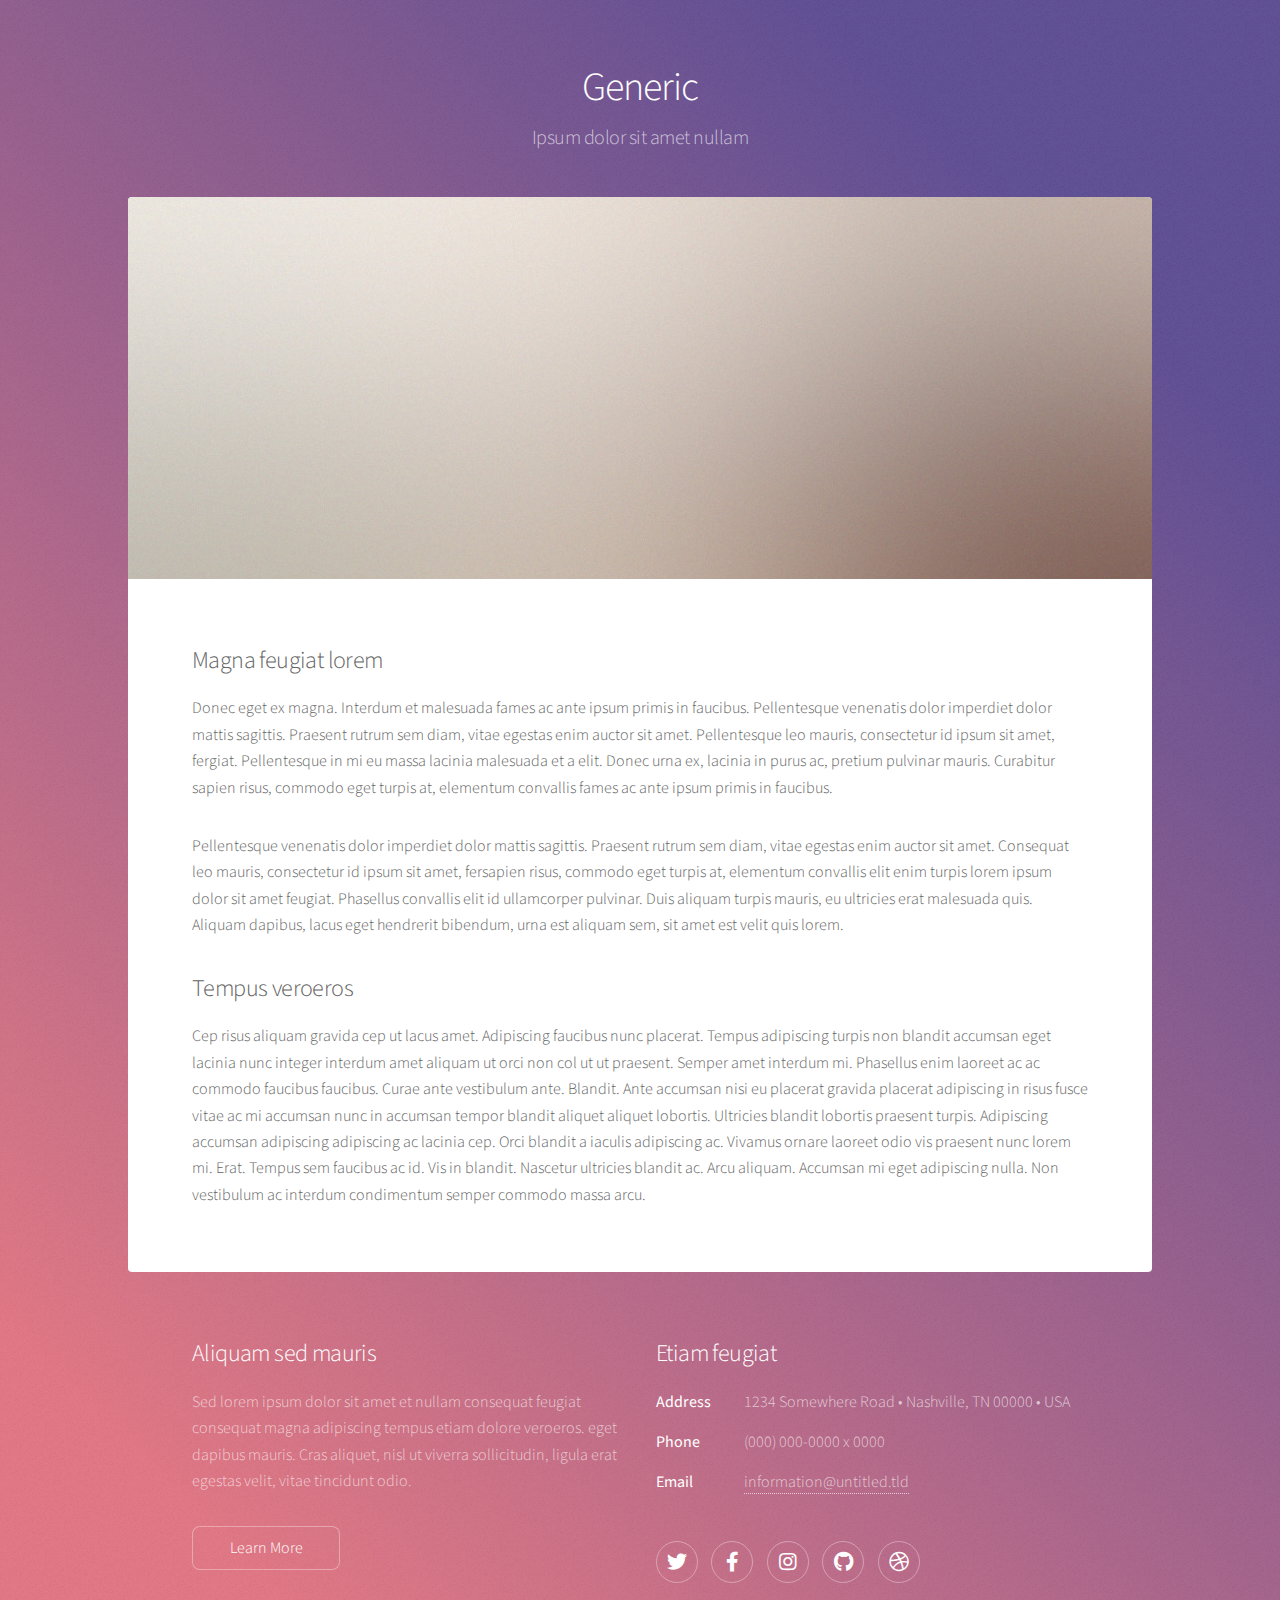
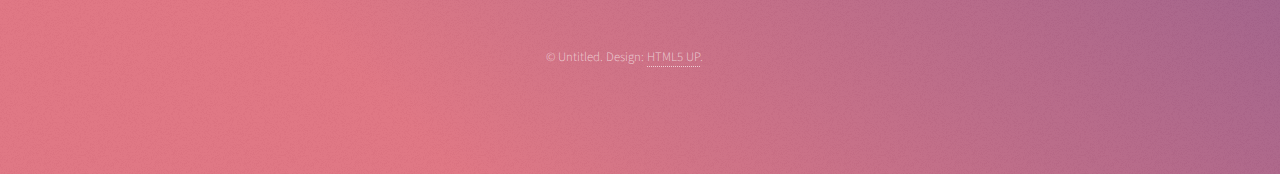
<file: generic.html>
<!DOCTYPE HTML>
<!--
	Stellar by HTML5 UP
	html5up.net | @ajlkn
	Free for personal and commercial use under the CCA 3.0 license (html5up.net/license)
-->
<html>
	<head>
		<title>Generic - Stellar by HTML5 UP</title>
		<meta charset="utf-8" />
		<meta name="viewport" content="width=device-width, initial-scale=1, user-scalable=no" />
		<link rel="stylesheet" href="assets/css/main.css" />
		<noscript><link rel="stylesheet" href="assets/css/noscript.css" /></noscript>
	</head>
	<body class="is-preload">

		<!-- Wrapper -->
			<div id="wrapper">

				<!-- Header -->
					<header id="header">
						<h1>Generic</h1>
						<p>Ipsum dolor sit amet nullam</p>
					</header>

				<!-- Main -->
					<div id="main">

						<!-- Content -->
							<section id="content" class="main">
								<span class="image main"><img src="images/pic04.jpg" alt="" /></span>
								<h2>Magna feugiat lorem</h2>
								<p>Donec eget ex magna. Interdum et malesuada fames ac ante ipsum primis in faucibus. Pellentesque venenatis dolor imperdiet dolor mattis sagittis. Praesent rutrum sem diam, vitae egestas enim auctor sit amet. Pellentesque leo mauris, consectetur id ipsum sit amet, fergiat. Pellentesque in mi eu massa lacinia malesuada et a elit. Donec urna ex, lacinia in purus ac, pretium pulvinar mauris. Curabitur sapien risus, commodo eget turpis at, elementum convallis fames ac ante ipsum primis in faucibus.</p>
								<p>Pellentesque venenatis dolor imperdiet dolor mattis sagittis. Praesent rutrum sem diam, vitae egestas enim auctor sit amet. Consequat leo mauris, consectetur id ipsum sit amet, fersapien risus, commodo eget turpis at, elementum convallis elit enim turpis lorem ipsum dolor sit amet feugiat. Phasellus convallis elit id ullamcorper pulvinar. Duis aliquam turpis mauris, eu ultricies erat malesuada quis. Aliquam dapibus, lacus eget hendrerit bibendum, urna est aliquam sem, sit amet est velit quis lorem.</p>
								<h2>Tempus veroeros</h2>
								<p>Cep risus aliquam gravida cep ut lacus amet. Adipiscing faucibus nunc placerat. Tempus adipiscing turpis non blandit accumsan eget lacinia nunc integer interdum amet aliquam ut orci non col ut ut praesent. Semper amet interdum mi. Phasellus enim laoreet ac ac commodo faucibus faucibus. Curae ante vestibulum ante. Blandit. Ante accumsan nisi eu placerat gravida placerat adipiscing in risus fusce vitae ac mi accumsan nunc in accumsan tempor blandit aliquet aliquet lobortis. Ultricies blandit lobortis praesent turpis. Adipiscing accumsan adipiscing adipiscing ac lacinia cep. Orci blandit a iaculis adipiscing ac. Vivamus ornare laoreet odio vis praesent nunc lorem mi. Erat. Tempus sem faucibus ac id. Vis in blandit. Nascetur ultricies blandit ac. Arcu aliquam. Accumsan mi eget adipiscing nulla. Non vestibulum ac interdum condimentum semper commodo massa arcu.</p>
							</section>

					</div>

				<!-- Footer -->
					<footer id="footer">
						<section>
							<h2>Aliquam sed mauris</h2>
							<p>Sed lorem ipsum dolor sit amet et nullam consequat feugiat consequat magna adipiscing tempus etiam dolore veroeros. eget dapibus mauris. Cras aliquet, nisl ut viverra sollicitudin, ligula erat egestas velit, vitae tincidunt odio.</p>
							<ul class="actions">
								<li><a href="#" class="button">Learn More</a></li>
							</ul>
						</section>
						<section>
							<h2>Etiam feugiat</h2>
							<dl class="alt">
								<dt>Address</dt>
								<dd>1234 Somewhere Road &bull; Nashville, TN 00000 &bull; USA</dd>
								<dt>Phone</dt>
								<dd>(000) 000-0000 x 0000</dd>
								<dt>Email</dt>
								<dd><a href="#">information@untitled.tld</a></dd>
							</dl>
							<ul class="icons">
								<li><a href="#" class="icon brands fa-twitter alt"><span class="label">Twitter</span></a></li>
								<li><a href="#" class="icon brands fa-facebook-f alt"><span class="label">Facebook</span></a></li>
								<li><a href="#" class="icon brands fa-instagram alt"><span class="label">Instagram</span></a></li>
								<li><a href="#" class="icon brands fa-github alt"><span class="label">GitHub</span></a></li>
								<li><a href="#" class="icon brands fa-dribbble alt"><span class="label">Dribbble</span></a></li>
							</ul>
						</section>
						<p class="copyright">&copy; Untitled. Design: <a href="https://html5up.net">HTML5 UP</a>.</p>
					</footer>

			</div>

		<!-- Scripts -->
			<script src="assets/js/jquery.min.js"></script>
			<script src="assets/js/jquery.scrollex.min.js"></script>
			<script src="assets/js/jquery.scrolly.min.js"></script>
			<script src="assets/js/browser.min.js"></script>
			<script src="assets/js/breakpoints.min.js"></script>
			<script src="assets/js/util.js"></script>
			<script src="assets/js/main.js"></script>

	</body>
</html>
</file>
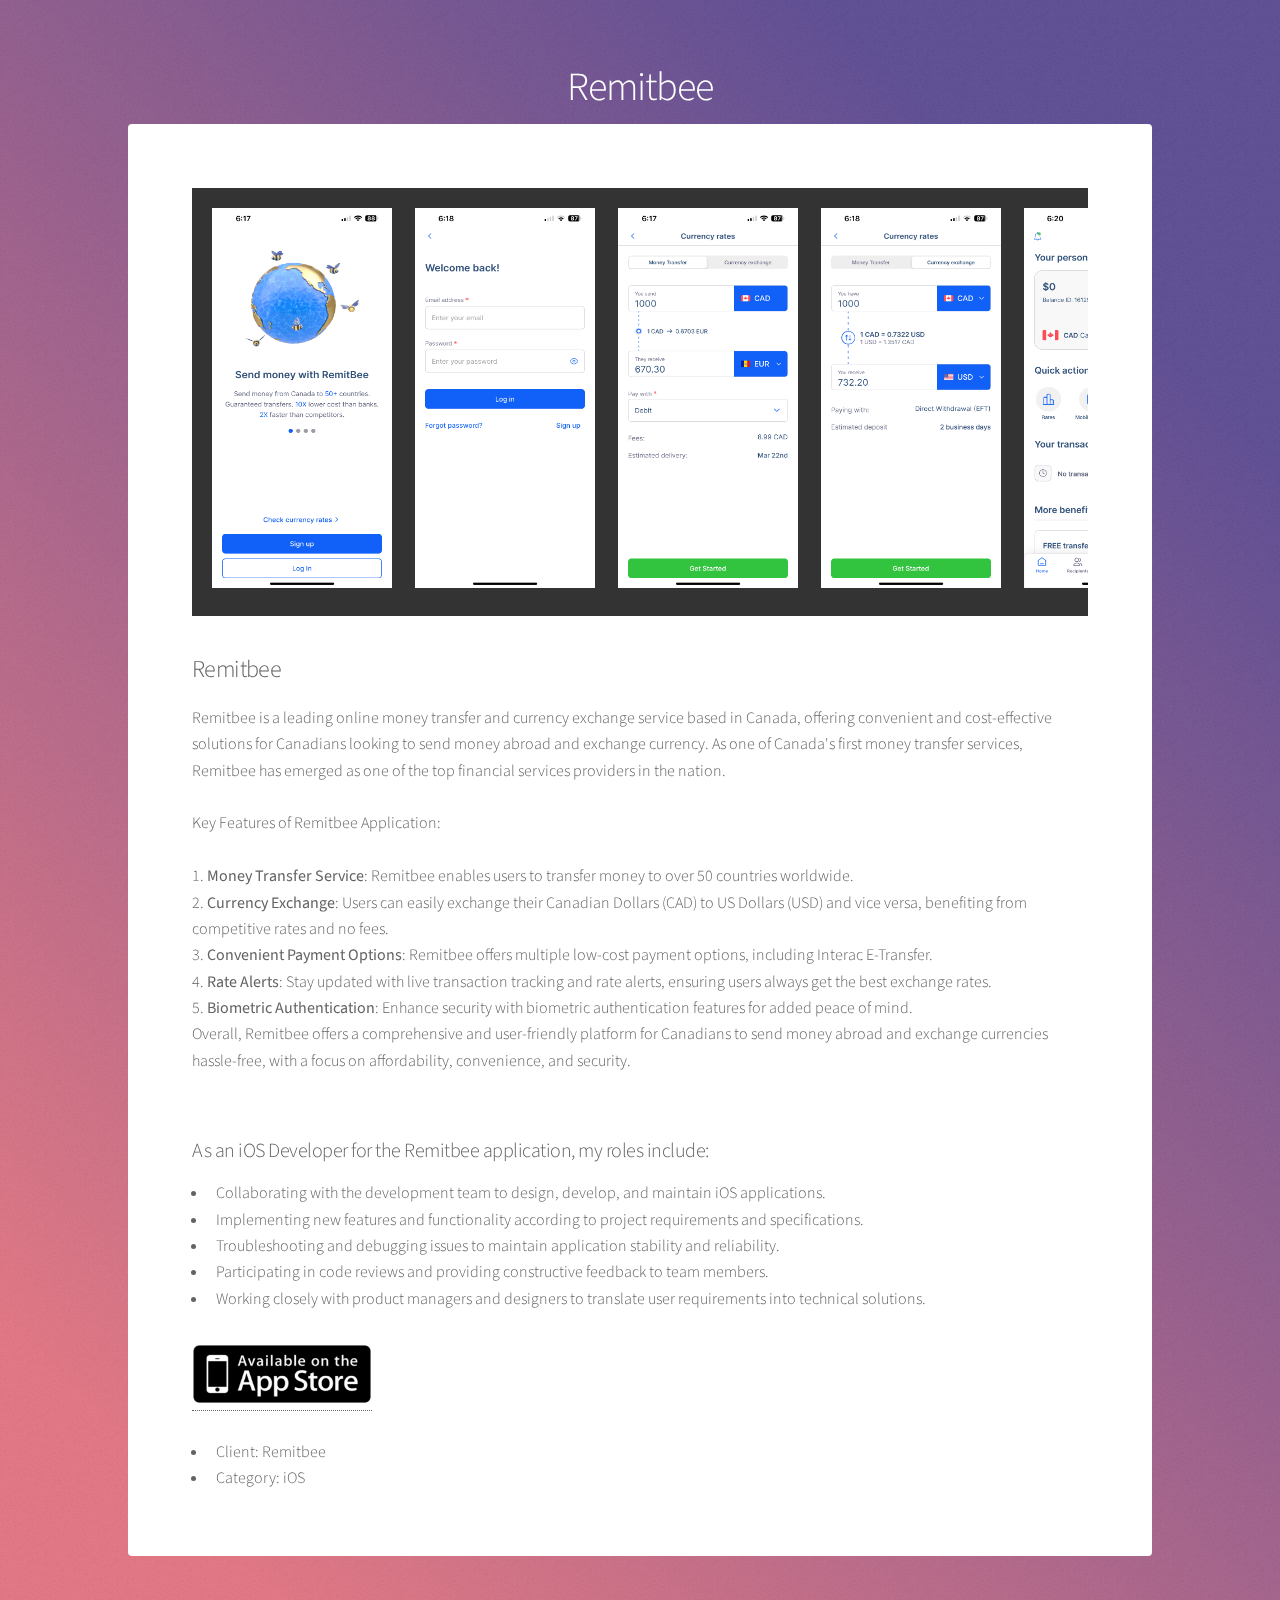
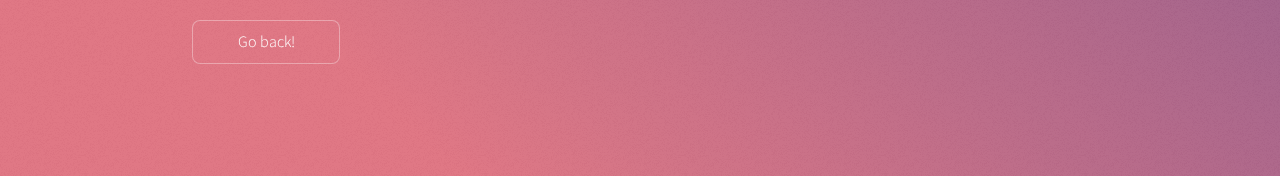
<file: remitbee.html>
<!DOCTYPE HTML>

<html>
	<head>
		<title>Remitbee</title>
		<meta charset="utf-8" />
		<meta name="viewport" content="width=device-width, initial-scale=1, user-scalable=no" />
		<link rel="icon" href="images/remitbee.jpg">
		<link rel="stylesheet" href="assets/css/main.css" />
		<noscript><link rel="stylesheet" href="assets/css/noscript.css" /></noscript>
	</head>
	<body class="is-preload">

		<!-- Wrapper -->
			<div id="wrapper">

				<!-- Header -->
					<header id="header">
						<h1>Remitbee</h1>
						<!-- <p>DKI Canada - Across the Street, Across the Country</p> -->
					</header>

				<!-- Main -->
					<div id="main">

						<!-- Content -->
							<section id="content" class="main">
								<!-- <span class="image main"><img src="images/pic04.jpg" alt="" />
								</span> -->
								<div class="scroll-container">
									<img src="images/remitbee/1.png" width="200" height="400" alt="">
									<img src="images/remitbee/2.png" width="200" height="400" alt="">
									<img src="images/remitbee/3.png" width="200" height="400" alt="">
									<img src="images/remitbee/4.png" width="200" height="400" alt="">
									<img src="images/remitbee/5.png" width="200" height="400" alt="">
									<img src="images/remitbee/6.png" width="200" height="400" alt="">
									<img src="images/remitbee/7.png" width="200" height="400" alt="">
									<img src="images/remitbee/8.png" width="200" height="400" alt="">
									<img src="images/remitbee/9.png" width="200" height="400" alt="">
									<img src="images/remitbee/10.png" width="200" height="400" alt="">
									<img src="images/remitbee/11.png" width="200" height="400" alt="">
									<img src="images/remitbee/12.png" width="200" height="400" alt="">
									<img src="images/remitbee/13.png" width="200" height="400" alt="">
								  </div>
								<h2><br />Remitbee</h2>
								<p>Remitbee is a leading online money transfer and currency exchange service based in Canada, 
									offering convenient and cost-effective solutions for Canadians looking to send money 
									abroad and exchange currency. As one of Canada's first money transfer services, 
									Remitbee has emerged as one of the top financial services providers in the nation.<br /><br />
									
									Key Features of Remitbee Application:<br /><br />
									
									1. <b>Money Transfer Service</b>: Remitbee enables users to transfer money to over 50 
									countries worldwide.<br />
									
									2. <b>Currency Exchange</b>: Users can easily exchange their Canadian Dollars (CAD) to 
									US Dollars (USD) and vice versa, benefiting from competitive rates and no fees.<br />
									
									3. <b>Convenient Payment Options</b>: Remitbee offers multiple low-cost payment 
									options, including Interac E-Transfer.<br />
									
									4. <b>Rate Alerts</b>: Stay updated with live transaction tracking and rate alerts, 
									ensuring users always get the best exchange rates.<br />
									
									5. <b>Biometric Authentication</b>: Enhance security with biometric authentication 
									features for added peace of mind.<br />
									
									Overall, Remitbee offers a comprehensive and user-friendly platform for Canadians 
									to send money abroad and exchange currencies hassle-free, with a focus on affordability, 
									convenience, and security.</p>
									<h3><br />As an iOS Developer for the Remitbee application, my roles include:</h3>
								<ul>
									<li>Collaborating with the development team to design, develop, and maintain iOS applications.</li>
									<li>Implementing new features and functionality according to project requirements and specifications.</li>
									<li>Troubleshooting and debugging issues to maintain application stability and reliability.</li>
									<li>Participating in code reviews and providing constructive feedback to team members.</li>
									<li>Working closely with product managers and designers to translate user requirements into technical solutions.</li>
								  </ul>
								<!-- <h3><br />Technologies:</h3>
								<ul>
									<li>Swift</li>
									<li>UIKit</li>
									<li>MVVM</li>
									<li>UI & Unit Testing</li>
									<li>Push Notification</li>
									<li>CircleCi</li>
									<li>GraphQL</li><br />
								  </ul>  -->
								<a href="https://apps.apple.com/ca/app/remitbee-money-transfer-fx/id983795500" target="_blank">
									<img src="images/available.png" width="180" height="60" alt="">
								</a>
								<ul><br />
									<!-- <li>Date: 2021</li> -->
									<li>Client: Remitbee</li>
									<li>Category: iOS</li>
								  </ul>  
							</section>

					</div>

				<!-- Footer -->
					<footer id="footer">
						<!-- <section>
							<h2>Aliquam sed mauris</h2>
							<p>Sed lorem ipsum dolor sit amet et nullam consequat feugiat consequat magna adipiscing tempus etiam dolore veroeros. eget dapibus mauris. Cras aliquet, nisl ut viverra sollicitudin, ligula erat egestas velit, vitae tincidunt odio.</p> -->
							<form>
								<input type="button" value="Go back!" onclick="history.back()">
							   </form>
						<!-- </section>
						<section>
							<h2>Etiam feugiat</h2>
							<dl class="alt">
								<dt>Address</dt>
								<dd>1234 Somewhere Road &bull; Nashville, TN 00000 &bull; USA</dd>
								<dt>Phone</dt>
								<dd>(000) 000-0000 x 0000</dd>
								<dt>Email</dt>
								<dd><a href="#">information@untitled.tld</a></dd>
							</dl>
							<ul class="icons">
								<li><a href="#" class="icon brands fa-twitter alt"><span class="label">Twitter</span></a></li>
								<li><a href="#" class="icon brands fa-facebook-f alt"><span class="label">Facebook</span></a></li>
								<li><a href="#" class="icon brands fa-instagram alt"><span class="label">Instagram</span></a></li>
								<li><a href="#" class="icon brands fa-github alt"><span class="label">GitHub</span></a></li>
								<li><a href="#" class="icon brands fa-dribbble alt"><span class="label">Dribbble</span></a></li>
							</ul>
						</section>
						<p class="copyright">&copy; Untitled. Design: <a href="https://html5up.net">HTML5 UP</a>.</p> -->
					</footer>

			</div>

		<!-- Scripts -->
			<script src="assets/js/jquery.min.js"></script>
			<script src="assets/js/jquery.scrollex.min.js"></script>
			<script src="assets/js/jquery.scrolly.min.js"></script>
			<script src="assets/js/browser.min.js"></script>
			<script src="assets/js/breakpoints.min.js"></script>
			<script src="assets/js/util.js"></script>
			<script src="assets/js/main.js"></script>

	</body>
</html>
</file>
<file: assets/css/noscript.css>
/*
	Stellar by HTML5 UP
	html5up.net | @ajlkn
	Free for personal and commercial use under the CCA 3.0 license (html5up.net/license)
*/

/* Header */

	body.is-preload #header.alt > * {
		opacity: 1;
	}

	body.is-preload #header.alt .logo {
		-moz-transform: none;
		-webkit-transform: none;
		-ms-transform: none;
		transform: none;
	}
</file>
<file: assets/css/main.css>
@import url(fontawesome-all.min.css);
@import 'https://fonts.googleapis.com/css?family=Source+Sans+Pro:300,400';

/*
	Stellar by HTML5 UP
	html5up.net | @ajlkn
	Free for personal and commercial use under the CCA 3.0 license (html5up.net/license)
*/

html, body, div, span, applet, object,
iframe, h1, h2, h3, h4, h5, h6, p, blockquote,
pre, a, abbr, acronym, address, big, cite,
code, del, dfn, em, img, ins, kbd, q, s, samp,
small, strike, strong, sub, sup, tt, var, b,
u, i, center, dl, dt, dd, ol, ul, li, fieldset,
form, label, legend, table, caption, tbody,
tfoot, thead, tr, th, td, article, aside,
canvas, details, embed, figure, figcaption,
footer, header, hgroup, menu, nav, output, ruby,
section, summary, time, mark, audio, video {
	margin: 0;
	padding: 0;
	border: 0;
	font-size: 100%;
	font: inherit;
	vertical-align: baseline;}

article, aside, details, figcaption, figure,
footer, header, hgroup, menu, nav, section {
	display: block;}

body {
	line-height: 1;
}

ol, ul {
	list-style: none;
}

div.scroll-container {
	background-color: #333;
	overflow: auto;
	white-space: nowrap;
	padding: 10px;
  }
  
  div.scroll-container img {
	padding: 10px;
  }
  
blockquote, q {
	quotes: none;
}

	blockquote:before, blockquote:after, q:before, q:after {
		content: '';
		content: none;
	}

table {
	border-collapse: collapse;
	border-spacing: 0;
}

body {
	-webkit-text-size-adjust: none;
}

mark {
	background-color: transparent;
	color: inherit;
}

input::-moz-focus-inner {
	border: 0;
	padding: 0;
}

input, select, textarea {
	-moz-appearance: none;
	-webkit-appearance: none;
	-ms-appearance: none;
	appearance: none;
}

/* Basic */

	@-ms-viewport {
		width: device-width;
	}

	body {
		-ms-overflow-style: scrollbar;
	}

	@media screen and (max-width: 480px) {

		html, body {
			min-width: 320px;
		}

	}

	html {
		box-sizing: border-box;
	}

	*, *:before, *:after {
		box-sizing: inherit;
	}

	body {
		background-color: #ffffff;
		background-image: url("images/overlay.png"), -moz-linear-gradient(45deg, #e37682 15%, #5f4d93 85%);
		background-image: url("images/overlay.png"), -webkit-linear-gradient(45deg, #e37682 15%, #5f4d93 85%);
		background-image: url("images/overlay.png"), -ms-linear-gradient(45deg, #e37682 15%, #5f4d93 85%);
		background-image: url("images/overlay.png"), linear-gradient(45deg, #e37682 15%, #5f4d93 85%);
	}

		body.is-preload *, body.is-preload *:before, body.is-preload *:after {
			-moz-animation: none !important;
			-webkit-animation: none !important;
			-ms-animation: none !important;
			animation: none !important;
			-moz-transition: none !important;
			-webkit-transition: none !important;
			-ms-transition: none !important;
			transition: none !important;
		}

/* Type */

	body {
		background-color: #ffffff;
		color: rgba(255, 255, 255, 0.65);
	}

	body, input, select, textarea {
		font-family: "Source Sans Pro", Helvetica, sans-serif;
		font-size: 17pt;
		font-weight: 300;
		line-height: 1.65;
	}

		@media screen and (max-width: 1680px) {

			body, input, select, textarea {
				font-size: 14pt;
			}

		}

		@media screen and (max-width: 1280px) {

			body, input, select, textarea {
				font-size: 12pt;
			}

		}

		@media screen and (max-width: 360px) {

			body, input, select, textarea {
				font-size: 11pt;
			}

		}

	a {
		-moz-transition: color 0.2s ease, border-bottom 0.2s ease;
		-webkit-transition: color 0.2s ease, border-bottom 0.2s ease;
		-ms-transition: color 0.2s ease, border-bottom 0.2s ease;
		transition: color 0.2s ease, border-bottom 0.2s ease;
		text-decoration: none;
		border-bottom: dotted 1px;
		color: inherit;
	}

		a:hover {
			border-bottom-color: transparent;
		}

	strong, b {
		font-weight: 400;
	}

	em, i {
		font-style: italic;
	}

	p {
		margin: 0 0 2em 0;
	}

		p.content {
			-moz-columns: 20em 2;
			-webkit-columns: 20em 2;
			-ms-columns: 20em 2;
			columns: 20em 2;
			-moz-column-gap: 2em;
			-webkit-column-gap: 2em;
			-ms-column-gap: 2em;
			column-gap: 2em;
			text-align: justify;
		}

	h1, h2, h3, h4, h5, h6 {
		font-weight: 300;
		line-height: 1.5;
		margin: 0 0 0.7em 0;
		letter-spacing: -0.025em;
	}

		h1 a, h2 a, h3 a, h4 a, h5 a, h6 a {
			color: inherit;
			text-decoration: none;
		}

	h1 {
		font-size: 2.5em;
		line-height: 1.2;
	}

	h2 {
		font-size: 1.5em;
	}

	h3 {
		font-size: 1.25em;
	}

	h4 {
		font-size: 1.1em;
	}

	h5 {
		font-size: 0.9em;
	}

	h6 {
		font-size: 0.7em;
	}

	@media screen and (max-width: 736px) {

		h1 {
			font-size: 2em;
		}

	}

	sub {
		font-size: 0.8em;
		position: relative;
		top: 0.5em;
	}

	sup {
		font-size: 0.8em;
		position: relative;
		top: -0.5em;
	}

	blockquote {
		border-left: solid 4px;
		font-style: italic;
		margin: 0 0 2em 0;
		padding: 0.5em 0 0.5em 2em;
	}

	code {
		border-radius: 8px;
		border: solid 1px;
		font-family: "Courier New", monospace;
		font-size: 0.9em;
		margin: 0 0.25em;
		padding: 0.25em 0.65em;
	}

	pre {
		-webkit-overflow-scrolling: touch;
		font-family: "Courier New", monospace;
		font-size: 0.9em;
		margin: 0 0 2em 0;
	}

		pre code {
			display: block;
			line-height: 1.75;
			padding: 1em 1.5em;
			overflow-x: auto;
		}

	hr {
		border: 0;
		border-bottom: solid 1px;
		margin: 2em 0;
	}

		hr.major {
			margin: 3em 0;
		}

	.align-left {
		text-align: left;
	}

	.align-center {
		text-align: center;
	}

	.align-right {
		text-align: right;
	}

	input, select, textarea {
		color: #ffffff;
	}

	a:hover {
		color: #ffffff;
	}

	strong, b {
		color: #ffffff;
	}

	h1, h2, h3, h4, h5, h6 {
		color: #ffffff;
	}

	blockquote {
		border-left-color: rgba(255, 255, 255, 0.35);
	}

	code {
		background: rgba(255, 255, 255, 0.075);
		border-color: rgba(255, 255, 255, 0.35);
	}

	hr {
		border-bottom-color: rgba(255, 255, 255, 0.35);
	}

/* Row */

	.row {
		display: flex;
		flex-wrap: wrap;
		box-sizing: border-box;
		align-items: stretch;
	}

		.row > * {
			box-sizing: border-box;
		}

		.row.gtr-uniform > * > :last-child {
			margin-bottom: 0;
		}

		.row.aln-left {
			justify-content: flex-start;
		}

		.row.aln-center {
			justify-content: center;
		}

		.row.aln-right {
			justify-content: flex-end;
		}

		.row.aln-top {
			align-items: flex-start;
		}

		.row.aln-middle {
			align-items: center;
		}

		.row.aln-bottom {
			align-items: flex-end;
		}

		.row > .imp {
			order: -1;
		}

		.row > .col-1 {
			width: 8.33333%;
		}

		.row > .off-1 {
			margin-left: 8.33333%;
		}

		.row > .col-2 {
			width: 16.66667%;
		}

		.row > .off-2 {
			margin-left: 16.66667%;
		}

		.row > .col-3 {
			width: 25%;
		}

		.row > .off-3 {
			margin-left: 25%;
		}

		.row > .col-4 {
			width: 33.33333%;
		}

		.row > .off-4 {
			margin-left: 33.33333%;
		}

		.row > .col-5 {
			width: 41.66667%;
		}

		.row > .off-5 {
			margin-left: 41.66667%;
		}

		.row > .col-6 {
			width: 50%;
		}

		.row > .off-6 {
			margin-left: 50%;
		}

		.row > .col-7 {
			width: 58.33333%;
		}

		.row > .off-7 {
			margin-left: 58.33333%;
		}

		.row > .col-8 {
			width: 66.66667%;
		}

		.row > .off-8 {
			margin-left: 66.66667%;
		}

		.row > .col-9 {
			width: 75%;
		}

		.row > .off-9 {
			margin-left: 75%;
		}

		.row > .col-10 {
			width: 83.33333%;
		}

		.row > .off-10 {
			margin-left: 83.33333%;
		}

		.row > .col-11 {
			width: 91.66667%;
		}

		.row > .off-11 {
			margin-left: 91.66667%;
		}

		.row > .col-12 {
			width: 100%;
		}

		.row > .off-12 {
			margin-left: 100%;
		}

		.row.gtr-0 {
			margin-top: 0;
			margin-left: 0em;
		}

			.row.gtr-0 > * {
				padding: 0 0 0 0em;
			}

			.row.gtr-0.gtr-uniform {
				margin-top: 0em;
			}

				.row.gtr-0.gtr-uniform > * {
					padding-top: 0em;
				}

		.row.gtr-25 {
			margin-top: 0;
			margin-left: -0.375em;
		}

			.row.gtr-25 > * {
				padding: 0 0 0 0.375em;
			}

			.row.gtr-25.gtr-uniform {
				margin-top: -0.375em;
			}

				.row.gtr-25.gtr-uniform > * {
					padding-top: 0.375em;
				}

		.row.gtr-50 {
			margin-top: 0;
			margin-left: -0.75em;
		}

			.row.gtr-50 > * {
				padding: 0 0 0 0.75em;
			}

			.row.gtr-50.gtr-uniform {
				margin-top: -0.75em;
			}

				.row.gtr-50.gtr-uniform > * {
					padding-top: 0.75em;
				}

		.row {
			margin-top: 0;
			margin-left: -1.5em;
		}

			.row > * {
				padding: 0 0 0 1.5em;
			}

			.row.gtr-uniform {
				margin-top: -1.5em;
			}

				.row.gtr-uniform > * {
					padding-top: 1.5em;
				}

		.row.gtr-150 {
			margin-top: 0;
			margin-left: -2.25em;
		}

			.row.gtr-150 > * {
				padding: 0 0 0 2.25em;
			}

			.row.gtr-150.gtr-uniform {
				margin-top: -2.25em;
			}

				.row.gtr-150.gtr-uniform > * {
					padding-top: 2.25em;
				}

		.row.gtr-200 {
			margin-top: 0;
			margin-left: -3em;
		}

			.row.gtr-200 > * {
				padding: 0 0 0 3em;
			}

			.row.gtr-200.gtr-uniform {
				margin-top: -3em;
			}

				.row.gtr-200.gtr-uniform > * {
					padding-top: 3em;
				}

		@media screen and (max-width: 1680px) {

			.row {
				display: flex;
				flex-wrap: wrap;
				box-sizing: border-box;
				align-items: stretch;
			}

				.row > * {
					box-sizing: border-box;
				}

				.row.gtr-uniform > * > :last-child {
					margin-bottom: 0;
				}

				.row.aln-left {
					justify-content: flex-start;
				}

				.row.aln-center {
					justify-content: center;
				}

				.row.aln-right {
					justify-content: flex-end;
				}

				.row.aln-top {
					align-items: flex-start;
				}

				.row.aln-middle {
					align-items: center;
				}

				.row.aln-bottom {
					align-items: flex-end;
				}

				.row > .imp-xlarge {
					order: -1;
				}

				.row > .col-1-xlarge {
					width: 8.33333%;
				}

				.row > .off-1-xlarge {
					margin-left: 8.33333%;
				}

				.row > .col-2-xlarge {
					width: 16.66667%;
				}

				.row > .off-2-xlarge {
					margin-left: 16.66667%;
				}

				.row > .col-3-xlarge {
					width: 25%;
				}

				.row > .off-3-xlarge {
					margin-left: 25%;
				}

				.row > .col-4-xlarge {
					width: 33.33333%;
				}

				.row > .off-4-xlarge {
					margin-left: 33.33333%;
				}

				.row > .col-5-xlarge {
					width: 41.66667%;
				}

				.row > .off-5-xlarge {
					margin-left: 41.66667%;
				}

				.row > .col-6-xlarge {
					width: 50%;
				}

				.row > .off-6-xlarge {
					margin-left: 50%;
				}

				.row > .col-7-xlarge {
					width: 58.33333%;
				}

				.row > .off-7-xlarge {
					margin-left: 58.33333%;
				}

				.row > .col-8-xlarge {
					width: 66.66667%;
				}

				.row > .off-8-xlarge {
					margin-left: 66.66667%;
				}

				.row > .col-9-xlarge {
					width: 75%;
				}

				.row > .off-9-xlarge {
					margin-left: 75%;
				}

				.row > .col-10-xlarge {
					width: 83.33333%;
				}

				.row > .off-10-xlarge {
					margin-left: 83.33333%;
				}

				.row > .col-11-xlarge {
					width: 91.66667%;
				}

				.row > .off-11-xlarge {
					margin-left: 91.66667%;
				}

				.row > .col-12-xlarge {
					width: 100%;
				}

				.row > .off-12-xlarge {
					margin-left: 100%;
				}

				.row.gtr-0 {
					margin-top: 0;
					margin-left: 0em;
				}

					.row.gtr-0 > * {
						padding: 0 0 0 0em;
					}

					.row.gtr-0.gtr-uniform {
						margin-top: 0em;
					}

						.row.gtr-0.gtr-uniform > * {
							padding-top: 0em;
						}

				.row.gtr-25 {
					margin-top: 0;
					margin-left: -0.375em;
				}

					.row.gtr-25 > * {
						padding: 0 0 0 0.375em;
					}

					.row.gtr-25.gtr-uniform {
						margin-top: -0.375em;
					}

						.row.gtr-25.gtr-uniform > * {
							padding-top: 0.375em;
						}

				.row.gtr-50 {
					margin-top: 0;
					margin-left: -0.75em;
				}

					.row.gtr-50 > * {
						padding: 0 0 0 0.75em;
					}

					.row.gtr-50.gtr-uniform {
						margin-top: -0.75em;
					}

						.row.gtr-50.gtr-uniform > * {
							padding-top: 0.75em;
						}

				.row {
					margin-top: 0;
					margin-left: -1.5em;
				}

					.row > * {
						padding: 0 0 0 1.5em;
					}

					.row.gtr-uniform {
						margin-top: -1.5em;
					}

						.row.gtr-uniform > * {
							padding-top: 1.5em;
						}

				.row.gtr-150 {
					margin-top: 0;
					margin-left: -2.25em;
				}

					.row.gtr-150 > * {
						padding: 0 0 0 2.25em;
					}

					.row.gtr-150.gtr-uniform {
						margin-top: -2.25em;
					}

						.row.gtr-150.gtr-uniform > * {
							padding-top: 2.25em;
						}

				.row.gtr-200 {
					margin-top: 0;
					margin-left: -3em;
				}

					.row.gtr-200 > * {
						padding: 0 0 0 3em;
					}

					.row.gtr-200.gtr-uniform {
						margin-top: -3em;
					}

						.row.gtr-200.gtr-uniform > * {
							padding-top: 3em;
						}

		}

		@media screen and (max-width: 1280px) {

			.row {
				display: flex;
				flex-wrap: wrap;
				box-sizing: border-box;
				align-items: stretch;
			}

				.row > * {
					box-sizing: border-box;
				}

				.row.gtr-uniform > * > :last-child {
					margin-bottom: 0;
				}

				.row.aln-left {
					justify-content: flex-start;
				}

				.row.aln-center {
					justify-content: center;
				}

				.row.aln-right {
					justify-content: flex-end;
				}

				.row.aln-top {
					align-items: flex-start;
				}

				.row.aln-middle {
					align-items: center;
				}

				.row.aln-bottom {
					align-items: flex-end;
				}

				.row > .imp-large {
					order: -1;
				}

				.row > .col-1-large {
					width: 8.33333%;
				}

				.row > .off-1-large {
					margin-left: 8.33333%;
				}

				.row > .col-2-large {
					width: 16.66667%;
				}

				.row > .off-2-large {
					margin-left: 16.66667%;
				}

				.row > .col-3-large {
					width: 25%;
				}

				.row > .off-3-large {
					margin-left: 25%;
				}

				.row > .col-4-large {
					width: 33.33333%;
				}

				.row > .off-4-large {
					margin-left: 33.33333%;
				}

				.row > .col-5-large {
					width: 41.66667%;
				}

				.row > .off-5-large {
					margin-left: 41.66667%;
				}

				.row > .col-6-large {
					width: 50%;
				}

				.row > .off-6-large {
					margin-left: 50%;
				}

				.row > .col-7-large {
					width: 58.33333%;
				}

				.row > .off-7-large {
					margin-left: 58.33333%;
				}

				.row > .col-8-large {
					width: 66.66667%;
				}

				.row > .off-8-large {
					margin-left: 66.66667%;
				}

				.row > .col-9-large {
					width: 75%;
				}

				.row > .off-9-large {
					margin-left: 75%;
				}

				.row > .col-10-large {
					width: 83.33333%;
				}

				.row > .off-10-large {
					margin-left: 83.33333%;
				}

				.row > .col-11-large {
					width: 91.66667%;
				}

				.row > .off-11-large {
					margin-left: 91.66667%;
				}

				.row > .col-12-large {
					width: 100%;
				}

				.row > .off-12-large {
					margin-left: 100%;
				}

				.row.gtr-0 {
					margin-top: 0;
					margin-left: 0em;
				}

					.row.gtr-0 > * {
						padding: 0 0 0 0em;
					}

					.row.gtr-0.gtr-uniform {
						margin-top: 0em;
					}

						.row.gtr-0.gtr-uniform > * {
							padding-top: 0em;
						}

				.row.gtr-25 {
					margin-top: 0;
					margin-left: -0.375em;
				}

					.row.gtr-25 > * {
						padding: 0 0 0 0.375em;
					}

					.row.gtr-25.gtr-uniform {
						margin-top: -0.375em;
					}

						.row.gtr-25.gtr-uniform > * {
							padding-top: 0.375em;
						}

				.row.gtr-50 {
					margin-top: 0;
					margin-left: -0.75em;
				}

					.row.gtr-50 > * {
						padding: 0 0 0 0.75em;
					}

					.row.gtr-50.gtr-uniform {
						margin-top: -0.75em;
					}

						.row.gtr-50.gtr-uniform > * {
							padding-top: 0.75em;
						}

				.row {
					margin-top: 0;
					margin-left: -1.5em;
				}

					.row > * {
						padding: 0 0 0 1.5em;
					}

					.row.gtr-uniform {
						margin-top: -1.5em;
					}

						.row.gtr-uniform > * {
							padding-top: 1.5em;
						}

				.row.gtr-150 {
					margin-top: 0;
					margin-left: -2.25em;
				}

					.row.gtr-150 > * {
						padding: 0 0 0 2.25em;
					}

					.row.gtr-150.gtr-uniform {
						margin-top: -2.25em;
					}

						.row.gtr-150.gtr-uniform > * {
							padding-top: 2.25em;
						}

				.row.gtr-200 {
					margin-top: 0;
					margin-left: -3em;
				}

					.row.gtr-200 > * {
						padding: 0 0 0 3em;
					}

					.row.gtr-200.gtr-uniform {
						margin-top: -3em;
					}

						.row.gtr-200.gtr-uniform > * {
							padding-top: 3em;
						}

		}

		@media screen and (max-width: 980px) {

			.row {
				display: flex;
				flex-wrap: wrap;
				box-sizing: border-box;
				align-items: stretch;
			}

				.row > * {
					box-sizing: border-box;
				}

				.row.gtr-uniform > * > :last-child {
					margin-bottom: 0;
				}

				.row.aln-left {
					justify-content: flex-start;
				}

				.row.aln-center {
					justify-content: center;
				}

				.row.aln-right {
					justify-content: flex-end;
				}

				.row.aln-top {
					align-items: flex-start;
				}

				.row.aln-middle {
					align-items: center;
				}

				.row.aln-bottom {
					align-items: flex-end;
				}

				.row > .imp-medium {
					order: -1;
				}

				.row > .col-1-medium {
					width: 8.33333%;
				}

				.row > .off-1-medium {
					margin-left: 8.33333%;
				}

				.row > .col-2-medium {
					width: 16.66667%;
				}

				.row > .off-2-medium {
					margin-left: 16.66667%;
				}

				.row > .col-3-medium {
					width: 25%;
				}

				.row > .off-3-medium {
					margin-left: 25%;
				}

				.row > .col-4-medium {
					width: 33.33333%;
				}

				.row > .off-4-medium {
					margin-left: 33.33333%;
				}

				.row > .col-5-medium {
					width: 41.66667%;
				}

				.row > .off-5-medium {
					margin-left: 41.66667%;
				}

				.row > .col-6-medium {
					width: 50%;
				}

				.row > .off-6-medium {
					margin-left: 50%;
				}

				.row > .col-7-medium {
					width: 58.33333%;
				}

				.row > .off-7-medium {
					margin-left: 58.33333%;
				}

				.row > .col-8-medium {
					width: 66.66667%;
				}

				.row > .off-8-medium {
					margin-left: 66.66667%;
				}

				.row > .col-9-medium {
					width: 75%;
				}

				.row > .off-9-medium {
					margin-left: 75%;
				}

				.row > .col-10-medium {
					width: 83.33333%;
				}

				.row > .off-10-medium {
					margin-left: 83.33333%;
				}

				.row > .col-11-medium {
					width: 91.66667%;
				}

				.row > .off-11-medium {
					margin-left: 91.66667%;
				}

				.row > .col-12-medium {
					width: 100%;
				}

				.row > .off-12-medium {
					margin-left: 100%;
				}

				.row.gtr-0 {
					margin-top: 0;
					margin-left: 0em;
				}

					.row.gtr-0 > * {
						padding: 0 0 0 0em;
					}

					.row.gtr-0.gtr-uniform {
						margin-top: 0em;
					}

						.row.gtr-0.gtr-uniform > * {
							padding-top: 0em;
						}

				.row.gtr-25 {
					margin-top: 0;
					margin-left: -0.375em;
				}

					.row.gtr-25 > * {
						padding: 0 0 0 0.375em;
					}

					.row.gtr-25.gtr-uniform {
						margin-top: -0.375em;
					}

						.row.gtr-25.gtr-uniform > * {
							padding-top: 0.375em;
						}

				.row.gtr-50 {
					margin-top: 0;
					margin-left: -0.75em;
				}

					.row.gtr-50 > * {
						padding: 0 0 0 0.75em;
					}

					.row.gtr-50.gtr-uniform {
						margin-top: -0.75em;
					}

						.row.gtr-50.gtr-uniform > * {
							padding-top: 0.75em;
						}

				.row {
					margin-top: 0;
					margin-left: -1.5em;
				}

					.row > * {
						padding: 0 0 0 1.5em;
					}

					.row.gtr-uniform {
						margin-top: -1.5em;
					}

						.row.gtr-uniform > * {
							padding-top: 1.5em;
						}

				.row.gtr-150 {
					margin-top: 0;
					margin-left: -2.25em;
				}

					.row.gtr-150 > * {
						padding: 0 0 0 2.25em;
					}

					.row.gtr-150.gtr-uniform {
						margin-top: -2.25em;
					}

						.row.gtr-150.gtr-uniform > * {
							padding-top: 2.25em;
						}

				.row.gtr-200 {
					margin-top: 0;
					margin-left: -3em;
				}

					.row.gtr-200 > * {
						padding: 0 0 0 3em;
					}

					.row.gtr-200.gtr-uniform {
						margin-top: -3em;
					}

						.row.gtr-200.gtr-uniform > * {
							padding-top: 3em;
						}

		}

		@media screen and (max-width: 736px) {

			.row {
				display: flex;
				flex-wrap: wrap;
				box-sizing: border-box;
				align-items: stretch;
			}

				.row > * {
					box-sizing: border-box;
				}

				.row.gtr-uniform > * > :last-child {
					margin-bottom: 0;
				}

				.row.aln-left {
					justify-content: flex-start;
				}

				.row.aln-center {
					justify-content: center;
				}

				.row.aln-right {
					justify-content: flex-end;
				}

				.row.aln-top {
					align-items: flex-start;
				}

				.row.aln-middle {
					align-items: center;
				}

				.row.aln-bottom {
					align-items: flex-end;
				}

				.row > .imp-small {
					order: -1;
				}

				.row > .col-1-small {
					width: 8.33333%;
				}

				.row > .off-1-small {
					margin-left: 8.33333%;
				}

				.row > .col-2-small {
					width: 16.66667%;
				}

				.row > .off-2-small {
					margin-left: 16.66667%;
				}

				.row > .col-3-small {
					width: 25%;
				}

				.row > .off-3-small {
					margin-left: 25%;
				}

				.row > .col-4-small {
					width: 33.33333%;
				}

				.row > .off-4-small {
					margin-left: 33.33333%;
				}

				.row > .col-5-small {
					width: 41.66667%;
				}

				.row > .off-5-small {
					margin-left: 41.66667%;
				}

				.row > .col-6-small {
					width: 50%;
				}

				.row > .off-6-small {
					margin-left: 50%;
				}

				.row > .col-7-small {
					width: 58.33333%;
				}

				.row > .off-7-small {
					margin-left: 58.33333%;
				}

				.row > .col-8-small {
					width: 66.66667%;
				}

				.row > .off-8-small {
					margin-left: 66.66667%;
				}

				.row > .col-9-small {
					width: 75%;
				}

				.row > .off-9-small {
					margin-left: 75%;
				}

				.row > .col-10-small {
					width: 83.33333%;
				}

				.row > .off-10-small {
					margin-left: 83.33333%;
				}

				.row > .col-11-small {
					width: 91.66667%;
				}

				.row > .off-11-small {
					margin-left: 91.66667%;
				}

				.row > .col-12-small {
					width: 100%;
				}

				.row > .off-12-small {
					margin-left: 100%;
				}

				.row.gtr-0 {
					margin-top: 0;
					margin-left: 0em;
				}

					.row.gtr-0 > * {
						padding: 0 0 0 0em;
					}

					.row.gtr-0.gtr-uniform {
						margin-top: 0em;
					}

						.row.gtr-0.gtr-uniform > * {
							padding-top: 0em;
						}

				.row.gtr-25 {
					margin-top: 0;
					margin-left: -0.25em;
				}

					.row.gtr-25 > * {
						padding: 0 0 0 0.25em;
					}

					.row.gtr-25.gtr-uniform {
						margin-top: -0.25em;
					}

						.row.gtr-25.gtr-uniform > * {
							padding-top: 0.25em;
						}

				.row.gtr-50 {
					margin-top: 0;
					margin-left: -0.5em;
				}

					.row.gtr-50 > * {
						padding: 0 0 0 0.5em;
					}

					.row.gtr-50.gtr-uniform {
						margin-top: -0.5em;
					}

						.row.gtr-50.gtr-uniform > * {
							padding-top: 0.5em;
						}

				.row {
					margin-top: 0;
					margin-left: -1em;
				}

					.row > * {
						padding: 0 0 0 1em;
					}

					.row.gtr-uniform {
						margin-top: -1em;
					}

						.row.gtr-uniform > * {
							padding-top: 1em;
						}

				.row.gtr-150 {
					margin-top: 0;
					margin-left: -1.5em;
				}

					.row.gtr-150 > * {
						padding: 0 0 0 1.5em;
					}

					.row.gtr-150.gtr-uniform {
						margin-top: -1.5em;
					}

						.row.gtr-150.gtr-uniform > * {
							padding-top: 1.5em;
						}

				.row.gtr-200 {
					margin-top: 0;
					margin-left: -2em;
				}

					.row.gtr-200 > * {
						padding: 0 0 0 2em;
					}

					.row.gtr-200.gtr-uniform {
						margin-top: -2em;
					}

						.row.gtr-200.gtr-uniform > * {
							padding-top: 2em;
						}

		}

		@media screen and (max-width: 480px) {

			.row {
				display: flex;
				flex-wrap: wrap;
				box-sizing: border-box;
				align-items: stretch;
			}

				.row > * {
					box-sizing: border-box;
				}

				.row.gtr-uniform > * > :last-child {
					margin-bottom: 0;
				}

				.row.aln-left {
					justify-content: flex-start;
				}

				.row.aln-center {
					justify-content: center;
				}

				.row.aln-right {
					justify-content: flex-end;
				}

				.row.aln-top {
					align-items: flex-start;
				}

				.row.aln-middle {
					align-items: center;
				}

				.row.aln-bottom {
					align-items: flex-end;
				}

				.row > .imp-xsmall {
					order: -1;
				}

				.row > .col-1-xsmall {
					width: 8.33333%;
				}

				.row > .off-1-xsmall {
					margin-left: 8.33333%;
				}

				.row > .col-2-xsmall {
					width: 16.66667%;
				}

				.row > .off-2-xsmall {
					margin-left: 16.66667%;
				}

				.row > .col-3-xsmall {
					width: 25%;
				}

				.row > .off-3-xsmall {
					margin-left: 25%;
				}

				.row > .col-4-xsmall {
					width: 33.33333%;
				}

				.row > .off-4-xsmall {
					margin-left: 33.33333%;
				}

				.row > .col-5-xsmall {
					width: 41.66667%;
				}

				.row > .off-5-xsmall {
					margin-left: 41.66667%;
				}

				.row > .col-6-xsmall {
					width: 50%;
				}

				.row > .off-6-xsmall {
					margin-left: 50%;
				}

				.row > .col-7-xsmall {
					width: 58.33333%;
				}

				.row > .off-7-xsmall {
					margin-left: 58.33333%;
				}

				.row > .col-8-xsmall {
					width: 66.66667%;
				}

				.row > .off-8-xsmall {
					margin-left: 66.66667%;
				}

				.row > .col-9-xsmall {
					width: 75%;
				}

				.row > .off-9-xsmall {
					margin-left: 75%;
				}

				.row > .col-10-xsmall {
					width: 83.33333%;
				}

				.row > .off-10-xsmall {
					margin-left: 83.33333%;
				}

				.row > .col-11-xsmall {
					width: 91.66667%;
				}

				.row > .off-11-xsmall {
					margin-left: 91.66667%;
				}

				.row > .col-12-xsmall {
					width: 100%;
				}

				.row > .off-12-xsmall {
					margin-left: 100%;
				}

				.row.gtr-0 {
					margin-top: 0;
					margin-left: 0em;
				}

					.row.gtr-0 > * {
						padding: 0 0 0 0em;
					}

					.row.gtr-0.gtr-uniform {
						margin-top: 0em;
					}

						.row.gtr-0.gtr-uniform > * {
							padding-top: 0em;
						}

				.row.gtr-25 {
					margin-top: 0;
					margin-left: -0.3125em;
				}

					.row.gtr-25 > * {
						padding: 0 0 0 0.3125em;
					}

					.row.gtr-25.gtr-uniform {
						margin-top: -0.3125em;
					}

						.row.gtr-25.gtr-uniform > * {
							padding-top: 0.3125em;
						}

				.row.gtr-50 {
					margin-top: 0;
					margin-left: -0.625em;
				}

					.row.gtr-50 > * {
						padding: 0 0 0 0.625em;
					}

					.row.gtr-50.gtr-uniform {
						margin-top: -0.625em;
					}

						.row.gtr-50.gtr-uniform > * {
							padding-top: 0.625em;
						}

				.row {
					margin-top: 0;
					margin-left: -1.25em;
				}

					.row > * {
						padding: 0 0 0 1.25em;
					}

					.row.gtr-uniform {
						margin-top: -1.25em;
					}

						.row.gtr-uniform > * {
							padding-top: 1.25em;
						}

				.row.gtr-150 {
					margin-top: 0;
					margin-left: -1.875em;
				}

					.row.gtr-150 > * {
						padding: 0 0 0 1.875em;
					}

					.row.gtr-150.gtr-uniform {
						margin-top: -1.875em;
					}

						.row.gtr-150.gtr-uniform > * {
							padding-top: 1.875em;
						}

				.row.gtr-200 {
					margin-top: 0;
					margin-left: -2.5em;
				}

					.row.gtr-200 > * {
						padding: 0 0 0 2.5em;
					}

					.row.gtr-200.gtr-uniform {
						margin-top: -2.5em;
					}

						.row.gtr-200.gtr-uniform > * {
							padding-top: 2.5em;
						}

		}

/* Box */

	.box {
		border-radius: 8px;
		border: solid;
		margin-bottom: 2em;
		padding: 1.5em;
	}

		.box > :last-child,
		.box > :last-child > :last-child,
		.box > :last-child > :last-child > :last-child {
			margin-bottom: 0;
		}

		.box.alt {
			border: 0;
			border-radius: 0;
			padding: 0;
		}

	.box {
		border-color: rgba(255, 255, 255, 0.35);
	}

/* Button */

	input[type="submit"],
	input[type="reset"],
	input[type="button"],
	button,
	.button {
		-moz-appearance: none;
		-webkit-appearance: none;
		-ms-appearance: none;
		appearance: none;
		-moz-transition: background-color 0.2s ease-in-out, color 0.2s ease-in-out;
		-webkit-transition: background-color 0.2s ease-in-out, color 0.2s ease-in-out;
		-ms-transition: background-color 0.2s ease-in-out, color 0.2s ease-in-out;
		transition: background-color 0.2s ease-in-out, color 0.2s ease-in-out;
		border-radius: 8px;
		border: 0;
		cursor: pointer;
		display: inline-block;
		font-weight: 300;
		height: 2.75em;
		line-height: 2.75em;
		min-width: 9.25em;
		padding: 0 1.5em;
		text-align: center;
		text-decoration: none;
		white-space: nowrap;
	}

		input[type="submit"].icon,
		input[type="reset"].icon,
		input[type="button"].icon,
		button.icon,
		.button.icon {
			padding-left: 1.35em;
		}

			input[type="submit"].icon:before,
			input[type="reset"].icon:before,
			input[type="button"].icon:before,
			button.icon:before,
			.button.icon:before {
				margin-right: 0.5em;
			}

		input[type="submit"].fit,
		input[type="reset"].fit,
		input[type="button"].fit,
		button.fit,
		.button.fit {
			width: 100%;
		}

		input[type="submit"].small,
		input[type="reset"].small,
		input[type="button"].small,
		button.small,
		.button.small {
			font-size: 0.8em;
		}

		input[type="submit"].large,
		input[type="reset"].large,
		input[type="button"].large,
		button.large,
		.button.large {
			font-size: 1.35em;
		}

		input[type="submit"].disabled, input[type="submit"]:disabled,
		input[type="reset"].disabled,
		input[type="reset"]:disabled,
		input[type="button"].disabled,
		input[type="button"]:disabled,
		button.disabled,
		button:disabled,
		.button.disabled,
		.button:disabled {
			pointer-events: none;
			opacity: 0.25;
		}

		@media screen and (max-width: 736px) {

			input[type="submit"],
			input[type="reset"],
			input[type="button"],
			button,
			.button {
				min-width: 0;
			}

		}

	input[type="submit"],
	input[type="reset"],
	input[type="button"],
	button,
	.button {
		background-color: transparent;
		box-shadow: inset 0 0 0 1px rgba(255, 255, 255, 0.35);
		color: #ffffff !important;
	}

		input[type="submit"]:hover,
		input[type="reset"]:hover,
		input[type="button"]:hover,
		button:hover,
		.button:hover {
			background-color: rgba(255, 255, 255, 0.075);
		}

		input[type="submit"]:active,
		input[type="reset"]:active,
		input[type="button"]:active,
		button:active,
		.button:active {
			background-color: rgba(255, 255, 255, 0.2);
		}

		input[type="submit"].icon:before,
		input[type="reset"].icon:before,
		input[type="button"].icon:before,
		button.icon:before,
		.button.icon:before {
			color: rgba(255, 255, 255, 0.5);
		}

		input[type="submit"].primary,
		input[type="reset"].primary,
		input[type="button"].primary,
		button.primary,
		.button.primary {
			background-color: #8cc9f0;
			color: #ffffff !important;
			box-shadow: none;
		}

			input[type="submit"].primary:hover,
			input[type="reset"].primary:hover,
			input[type="button"].primary:hover,
			button.primary:hover,
			.button.primary:hover {
				background-color: #9acff2;
			}

			input[type="submit"].primary:active,
			input[type="reset"].primary:active,
			input[type="button"].primary:active,
			button.primary:active,
			.button.primary:active {
				background-color: #7ec3ee;
			}

			input[type="submit"].primary.icon:before,
			input[type="reset"].primary.icon:before,
			input[type="button"].primary.icon:before,
			button.primary.icon:before,
			.button.primary.icon:before {
				color: #ffffff !important;
			}

/* Form */

	form {
		margin: 0 0 2em 0;
	}

	label {
		display: block;
		font-size: 0.9em;
		font-weight: 400;
		margin: 0 0 1em 0;
	}

	input[type="text"],
	input[type="password"],
	input[type="email"],
	select,
	textarea {
		-moz-appearance: none;
		-webkit-appearance: none;
		-ms-appearance: none;
		appearance: none;
		border-radius: 8px;
		border: solid 1px;
		color: inherit;
		display: block;
		outline: 0;
		padding: 0 1em;
		text-decoration: none;
		width: 100%;
	}

		input[type="text"]:invalid,
		input[type="password"]:invalid,
		input[type="email"]:invalid,
		select:invalid,
		textarea:invalid {
			box-shadow: none;
		}

	select {
		background-size: 1.25rem;
		background-repeat: no-repeat;
		background-position: calc(100% - 1rem) center;
		height: 2.75em;
		padding-right: 2.75em;
		text-overflow: ellipsis;
	}

		select:focus::-ms-value {
			background-color: transparent;
		}

		select::-ms-expand {
			display: none;
		}

	input[type="text"],
	input[type="password"],
	input[type="email"],
	select {
		height: 2.75em;
	}

	textarea {
		padding: 0.75em 1em;
	}

	input[type="checkbox"],
	input[type="radio"] {
		-moz-appearance: none;
		-webkit-appearance: none;
		-ms-appearance: none;
		appearance: none;
		display: block;
		float: left;
		margin-right: -2em;
		opacity: 0;
		width: 1em;
		z-index: -1;
	}

		input[type="checkbox"] + label,
		input[type="radio"] + label {
			text-decoration: none;
			cursor: pointer;
			display: inline-block;
			font-size: 1em;
			font-weight: 300;
			padding-left: 2.4em;
			padding-right: 0.75em;
			position: relative;
		}

			input[type="checkbox"] + label:before,
			input[type="radio"] + label:before {
				-moz-osx-font-smoothing: grayscale;
				-webkit-font-smoothing: antialiased;
				display: inline-block;
				font-style: normal;
				font-variant: normal;
				text-rendering: auto;
				line-height: 1;
				text-transform: none !important;
				font-family: 'Font Awesome 5 Free';
				font-weight: 900;
			}

			input[type="checkbox"] + label:before,
			input[type="radio"] + label:before {
				border-radius: 8px;
				border: solid 1px;
				content: '';
				display: inline-block;
				font-size: 0.8em;
				height: 2.0625em;
				left: 0;
				line-height: 2.0625em;
				position: absolute;
				text-align: center;
				top: 0;
				width: 2.0625em;
			}

		input[type="checkbox"]:checked + label:before,
		input[type="radio"]:checked + label:before {
			content: '\f00c';
		}

	input[type="checkbox"] + label:before {
		border-radius: 8px;
	}

	input[type="radio"] + label:before {
		border-radius: 100%;
	}

	::-webkit-input-placeholder {
		opacity: 1.0;
	}

	:-moz-placeholder {
		opacity: 1.0;
	}

	::-moz-placeholder {
		opacity: 1.0;
	}

	:-ms-input-placeholder {
		opacity: 1.0;
	}

	label {
		color: #ffffff;
	}

	input[type="text"],
	input[type="password"],
	input[type="email"],
	select,
	textarea {
		background-color: rgba(255, 255, 255, 0.075);
		border-color: rgba(255, 255, 255, 0.35);
	}

		input[type="text"]:focus,
		input[type="password"]:focus,
		input[type="email"]:focus,
		select:focus,
		textarea:focus {
			border-color: #8cc9f0;
			box-shadow: 0 0 0 1px #8cc9f0;
		}

	select {
		background-image: url("data:image/svg+xml;charset=utf8,%3Csvg xmlns='http://www.w3.org/2000/svg' width='40' height='40' preserveAspectRatio='none' viewBox='0 0 40 40'%3E%3Cpath d='M9.4,12.3l10.4,10.4l10.4-10.4c0.2-0.2,0.5-0.4,0.9-0.4c0.3,0,0.6,0.1,0.9,0.4l3.3,3.3c0.2,0.2,0.4,0.5,0.4,0.9 c0,0.4-0.1,0.6-0.4,0.9L20.7,31.9c-0.2,0.2-0.5,0.4-0.9,0.4c-0.3,0-0.6-0.1-0.9-0.4L4.3,17.3c-0.2-0.2-0.4-0.5-0.4-0.9 c0-0.4,0.1-0.6,0.4-0.9l3.3-3.3c0.2-0.2,0.5-0.4,0.9-0.4S9.1,12.1,9.4,12.3z' fill='rgba(255, 255, 255, 0.35)' /%3E%3C/svg%3E");
	}

		select option {
			color: #ffffff;
			background: #ffffff;
		}

	input[type="checkbox"] + label,
	input[type="radio"] + label {
		color: rgba(255, 255, 255, 0.65);
	}

		input[type="checkbox"] + label:before,
		input[type="radio"] + label:before {
			background: rgba(255, 255, 255, 0.075);
			border-color: rgba(255, 255, 255, 0.35);
		}

	input[type="checkbox"]:checked + label:before,
	input[type="radio"]:checked + label:before {
		background-color: #ffffff;
		border-color: #ffffff;
		color: #ffffff;
	}

	input[type="checkbox"]:focus + label:before,
	input[type="radio"]:focus + label:before {
		border-color: #8cc9f0;
		box-shadow: 0 0 0 1px #8cc9f0;
	}

	::-webkit-input-placeholder {
		color: rgba(255, 255, 255, 0.5) !important;
	}

	:-moz-placeholder {
		color: rgba(255, 255, 255, 0.5) !important;
	}

	::-moz-placeholder {
		color: rgba(255, 255, 255, 0.5) !important;
	}

	:-ms-input-placeholder {
		color: rgba(255, 255, 255, 0.5) !important;
	}

	.formerize-placeholder {
		color: rgba(255, 255, 255, 0.5) !important;
	}

/* Icon */

	.icon {
		text-decoration: none;
		-moz-transition: background-color 0.2s ease-in-out, color 0.2s ease-in-out;
		-webkit-transition: background-color 0.2s ease-in-out, color 0.2s ease-in-out;
		-ms-transition: background-color 0.2s ease-in-out, color 0.2s ease-in-out;
		transition: background-color 0.2s ease-in-out, color 0.2s ease-in-out;
		border-bottom: none;
		position: relative;
	}

		.icon:before {
			-moz-osx-font-smoothing: grayscale;
			-webkit-font-smoothing: antialiased;
			display: inline-block;
			font-style: normal;
			font-variant: normal;
			text-rendering: auto;
			line-height: 1;
			text-transform: none !important;
			font-family: 'Font Awesome 5 Free';
			font-weight: 400;
		}

		.icon > .label {
			display: none;
		}

		.icon:before {
			line-height: solid;
		}

		.icon.solid:before {
			font-weight: 900;
		}

		.icon.brands:before {
			font-family: 'Font Awesome 5 Brands';
		}

		.icon.major {
			border: solid 1px;
			display: inline-block;
			border-radius: 100%;
			padding: 0.65em;
			margin: 0 0 2em 0;
			cursor: default;
		}

			.icon.major:before {
				display: inline-block;
				font-size: 6.25rem;
				width: 2.25em;
				height: 2.25em;
				line-height: 2.2em;
				border-radius: 100%;
				border: solid 1px;
				text-align: center;
			}

		.icon.alt {
			display: inline-block;
			border: solid 1px;
			border-radius: 100%;
		}

			.icon.alt:before {
				display: block;
				font-size: 1.25em;
				width: 2em;
				height: 2em;
				text-align: center;
				line-height: 2em;
			}

		.icon.style1 {
			color: #efa8b0;
		}

		.icon.style2 {
			color: #c79cc8;
		}

		.icon.style3 {
			color: #a89cc8;
		}

		.icon.style4 {
			color: #9bb2e1;
		}

		.icon.style5 {
			color: #8cc9f0;
		}

		@media screen and (max-width: 1680px) {

			.icon.major:before {
				font-size: 5.5rem;
			}

		}

		@media screen and (max-width: 1280px) {

			.icon.major:before {
				font-size: 4.75rem;
			}

		}

		@media screen and (max-width: 736px) {

			.icon.major {
				margin: 0 0 1.5em 0;
				padding: 0.35em;
			}

				.icon.major:before {
					font-size: 3.5rem;
				}

		}

	.icon.major {
		border-color: rgba(255, 255, 255, 0.35);
	}

		.icon.major:before {
			border-color: rgba(255, 255, 255, 0.35);
		}

	.icon.alt {
		border-color: rgba(255, 255, 255, 0.35);
		color: #ffffff;
	}

		.icon.alt:hover {
			background-color: rgba(255, 255, 255, 0.075);
		}

		.icon.alt:active {
			background-color: rgba(255, 255, 255, 0.2);
		}

/* Image */

	.image {
		border-radius: 8px;
		border: 0;
		display: inline-block;
		position: relative;
	}

		.image img {
			border-radius: 8px;
			display: block;
		}

		.image.left, .image.right {
			max-width: 40%;
		}

			.image.left img, .image.right img {
				width: 100%;
			}

		.image.left {
			float: left;
			margin: 0 1.5em 1em 0;
			top: 0.25em;
		}

		.image.right {
			float: right;
			margin: 0 0 1em 1.5em;
			top: 0.25em;
		}

		.image.fit {
			display: block;
			margin: 0 0 2em 0;
			width: 100%;
		}

			.image.fit img {
				width: 100%;
			}

		.image.main {
			display: block;
			margin: 0 0 3em 0;
			width: 100%;
		}

			.image.main img {
				width: 100%;
			}

/* List */

	ol {
		list-style: decimal;
		margin: 0 0 2em 0;
		padding-left: 1.25em;
	}

		ol li {
			padding-left: 0.25em;
		}

	ul {
		list-style: disc;
		margin: 0 0 2em 0;
		padding-left: 1em;
	}

		ul li {
			padding-left: 0.5em;
		}

		ul.alt {
			list-style: none;
			padding-left: 0;
		}

			ul.alt li {
				border-top: solid 1px;
				padding: 0.5em 0;
			}

				ul.alt li:first-child {
					border-top: 0;
					padding-top: 0;
				}

	dl {
		margin: 0 0 2em 0;
	}

		dl dt {
			display: block;
			font-weight: 400;
			margin: 0 0 1em 0;
		}

		dl dd {
			margin-left: 2em;
		}

		dl.alt dt {
			display: block;
			width: 3em;
			margin: 0;
			clear: left;
			float: left;
		}

		dl.alt dd {
			margin: 0 0 0.85em 5.5em;
		}

		dl.alt:after {
			content: '';
			display: block;
			clear: both;
		}

	ul.alt li {
		border-top-color: rgba(255, 255, 255, 0.35);
	}

	dl dt {
		color: #ffffff;
	}

/* Actions */

	ul.actions {
		display: -moz-flex;
		display: -webkit-flex;
		display: -ms-flex;
		display: flex;
		cursor: default;
		list-style: none;
		margin-left: -1em;
		padding-left: 0;
	}

		ul.actions li {
			padding: 0 0 0 1em;
			vertical-align: middle;
		}

		ul.actions.special {
			-moz-justify-content: center;
			-webkit-justify-content: center;
			-ms-justify-content: center;
			justify-content: center;
			width: 100%;
			margin-left: 0;
		}

			ul.actions.special li:first-child {
				padding-left: 0;
			}

		ul.actions.stacked {
			-moz-flex-direction: column;
			-webkit-flex-direction: column;
			-ms-flex-direction: column;
			flex-direction: column;
			margin-left: 0;
		}

			ul.actions.stacked li {
				padding: 1.3em 0 0 0;
			}

				ul.actions.stacked li:first-child {
					padding-top: 0;
				}

		ul.actions.fit {
			width: calc(100% + 1em);
		}

			ul.actions.fit li {
				-moz-flex-grow: 1;
				-webkit-flex-grow: 1;
				-ms-flex-grow: 1;
				flex-grow: 1;
				-moz-flex-shrink: 1;
				-webkit-flex-shrink: 1;
				-ms-flex-shrink: 1;
				flex-shrink: 1;
				width: 100%;
			}

				ul.actions.fit li > * {
					width: 100%;
				}

			ul.actions.fit.stacked {
				width: 100%;
			}

		@media screen and (max-width: 480px) {

			ul.actions:not(.fixed) {
				-moz-flex-direction: column;
				-webkit-flex-direction: column;
				-ms-flex-direction: column;
				flex-direction: column;
				margin-left: 0;
				width: 100% !important;
			}

				ul.actions:not(.fixed) li {
					-moz-flex-grow: 1;
					-webkit-flex-grow: 1;
					-ms-flex-grow: 1;
					flex-grow: 1;
					-moz-flex-shrink: 1;
					-webkit-flex-shrink: 1;
					-ms-flex-shrink: 1;
					flex-shrink: 1;
					padding: 1em 0 0 0;
					text-align: center;
					width: 100%;
				}

					ul.actions:not(.fixed) li > * {
						width: 100%;
					}

					ul.actions:not(.fixed) li:first-child {
						padding-top: 0;
					}

					ul.actions:not(.fixed) li input[type="submit"],
					ul.actions:not(.fixed) li input[type="reset"],
					ul.actions:not(.fixed) li input[type="button"],
					ul.actions:not(.fixed) li button,
					ul.actions:not(.fixed) li .button {
						width: 100%;
					}

						ul.actions:not(.fixed) li input[type="submit"].icon:before,
						ul.actions:not(.fixed) li input[type="reset"].icon:before,
						ul.actions:not(.fixed) li input[type="button"].icon:before,
						ul.actions:not(.fixed) li button.icon:before,
						ul.actions:not(.fixed) li .button.icon:before {
							margin-left: -0.5rem;
						}

		}

/* Icons */

	ul.icons {
		cursor: default;
		list-style: none;
		padding-left: 0;
	}

		ul.icons li {
			display: inline-block;
			padding: 0 0.65em 0 0;
		}

			ul.icons li:last-child {
				padding-right: 0 !important;
			}

/* Section/Article */

	section.special, article.special {
		text-align: center;
	}

	header.major {
		margin-bottom: 3em;
	}

		header.major h2 {
			font-size: 2em;
		}

			header.major h2:after {
				display: block;
				content: '';
				width: 3.25em;
				height: 2px;
				margin: 0.7em 0 1em 0;
				border-radius: 2px;
			}

				section.special header.major h2:after, article.special header.major h2:after {
					margin-left: auto;
					margin-right: auto;
				}

		header.major p {
			font-size: 1.25em;
			letter-spacing: -0.025em;
		}

		header.major.special {
			text-align: center;
		}

			header.major.special h2:after {
				margin-left: auto;
				margin-right: auto;
			}

	footer.major {
		margin-top: 3em;
	}

	@media screen and (max-width: 736px) {

		header.major {
			margin-bottom: 0;
		}

			header.major h2 {
				font-size: 1.5em;
			}

			header.major p {
				font-size: 1em;
				letter-spacing: 0;
			}

				header.major p br {
					display: none;
				}

		footer.major {
			margin-top: 0;
		}

	}

	header.major h2:after {
		background-color: rgba(255, 255, 255, 0.35);
	}

/* Table */

	.table-wrapper {
		-webkit-overflow-scrolling: touch;
		overflow-x: auto;
	}

	table {
		margin: 0 0 2em 0;
		width: 100%;
	}

		table tbody tr {
			border: solid 1px;
			border-left: 0;
			border-right: 0;
		}

		table td {
			padding: 0.75em 0.75em;
		}

		table th {
			font-size: 0.9em;
			font-weight: 400;
			padding: 0 0.75em 0.75em 0.75em;
			text-align: left;
		}

		table thead {
			border-bottom: solid 2px;
		}

		table tfoot {
			border-top: solid 2px;
		}

		table.alt {
			border-collapse: separate;
		}

			table.alt tbody tr td {
				border: solid 1px;
				border-left-width: 0;
				border-top-width: 0;
			}

				table.alt tbody tr td:first-child {
					border-left-width: 1px;
				}

			table.alt tbody tr:first-child td {
				border-top-width: 1px;
			}

			table.alt thead {
				border-bottom: 0;
			}

			table.alt tfoot {
				border-top: 0;
			}

	table tbody tr {
		border-color: rgba(255, 255, 255, 0.35);
	}

		table tbody tr:nth-child(2n + 1) {
			background-color: rgba(255, 255, 255, 0.075);
		}

	table th {
		color: #ffffff;
	}

	table thead {
		border-bottom-color: rgba(255, 255, 255, 0.35);
	}

	table tfoot {
		border-top-color: rgba(255, 255, 255, 0.35);
	}

	table.alt tbody tr td {
		border-color: rgba(255, 255, 255, 0.35);
	}

/* Features */

	.features {
		display: -moz-flex;
		display: -webkit-flex;
		display: -ms-flex;
		display: flex;
		-moz-flex-wrap: wrap;
		-webkit-flex-wrap: wrap;
		-ms-flex-wrap: wrap;
		flex-wrap: wrap;
		-moz-justify-content: center;
		-webkit-justify-content: center;
		-ms-justify-content: center;
		justify-content: center;
		width: calc(100% + 2em);
		margin: 0 0 3em -2em;
		padding: 0;
		list-style: none;
	}

		.features li {
			width: calc(33.33333% - 2em);
			margin-left: 2em;
			margin-top: 3em;
			padding: 0;
		}

			.features li:nth-child(1), .features li:nth-child(2), .features li:nth-child(3) {
				margin-top: 0;
			}

			.features li > :last-child {
				margin-bottom: 0;
			}

		@media screen and (max-width: 980px) {

			.features li {
				width: calc(50% - 2em);
			}

				.features li:nth-child(3) {
					margin-top: 3em;
				}

		}

		@media screen and (max-width: 736px) {

			.features {
				width: 100%;
				margin: 0 0 2em 0;
			}

				.features li {
					width: 100%;
					margin-left: 0;
					margin-top: 2em;
				}

					.features li:nth-child(2), .features li:nth-child(3) {
						margin-top: 2em;
					}

		}

/* Statistics */

	.statistics {
		display: -moz-flex;
		display: -webkit-flex;
		display: -ms-flex;
		display: flex;
		width: 100%;
		margin: 0 0 3em 0;
		padding: 0;
		list-style: none;
		cursor: default;
	}

		.statistics li {
			-moz-flex: 1;
			-webkit-flex: 1;
			-ms-flex: 1;
			flex: 1;
			padding: 1.5em;
			color: #ffffff;
			text-align: center;
		}

			.statistics li.style1 {
				background-color: #efa8b0;
			}

			.statistics li.style2 {
				background-color: #c79cc8;
			}

			.statistics li.style3 {
				background-color: #a89cc8;
			}

			.statistics li.style4 {
				background-color: #9bb2e1;
			}

			.statistics li.style5 {
				background-color: #8cc9f0;
			}

			.statistics li strong, .statistics li b {
				display: block;
				font-size: 2em;
				line-height: 1.1;
				color: inherit !important;
				font-weight: 300;
				letter-spacing: -0.025em;
			}

			.statistics li:first-child {
				border-top-left-radius: 8px;
				border-bottom-left-radius: 8px;
			}

			.statistics li:last-child {
				border-top-right-radius: 8px;
				border-bottom-right-radius: 8px;
			}

			.statistics li .icon {
				display: inline-block;
			}

				.statistics li .icon:before {
					font-size: 2.75rem;
					line-height: 1.3;
				}

		@media screen and (max-width: 980px) {

			.statistics li strong, .statistics li b {
				font-size: 1.5em;
			}

		}

		@media screen and (max-width: 736px) {

			.statistics {
				display: block;
				width: 20em;
				max-width: 100%;
				margin: 0 auto 2em auto;
			}

				.statistics li:first-child {
					border-bottom-left-radius: 0;
					border-top-right-radius: 8px;
				}

				.statistics li:last-child {
					border-top-right-radius: 0;
					border-bottom-left-radius: 8px;
				}

				.statistics li .icon:before {
					font-size: 3.75rem;
				}

				.statistics li strong, .statistics li b {
					font-size: 2.5em;
				}

		}

/* Spotlight */

	.spotlight {
		display: -moz-flex;
		display: -webkit-flex;
		display: -ms-flex;
		display: flex;
		-moz-align-items: center;
		-webkit-align-items: center;
		-ms-align-items: center;
		align-items: center;
		margin: 0 0 2em 0;
	}

		.spotlight .content {
			-moz-flex: 1;
			-webkit-flex: 1;
			-ms-flex: 1;
			flex: 1;
		}

			.spotlight .content > :last-child {
				margin-bottom: 0;
			}

			.spotlight .content header.major {
				margin: 0 0 2em 0;
			}

		.spotlight .image {
			display: inline-block;
			margin-left: 4em;
			padding: 0.65em;
			border-radius: 100%;
			border: solid 1px;
		}

			.spotlight .image img {
				display: block;
				border-radius: 100%;
				width: 16em;
			}

		@media screen and (max-width: 980px) {

			.spotlight {
				-moz-flex-direction: column-reverse;
				-webkit-flex-direction: column-reverse;
				-ms-flex-direction: column-reverse;
				flex-direction: column-reverse;
				text-align: center;
			}

				.spotlight .content {
					-moz-flex: 0 1 auto;
					-webkit-flex: 0 1 auto;
					-ms-flex: 0 1 auto;
					flex: 0 1 auto;
					width: 100%;
				}

					.spotlight .content header.major h2:after {
						margin-left: auto;
						margin-right: auto;
					}

					.spotlight .content .actions {
						-moz-justify-content: center;
						-webkit-justify-content: center;
						-ms-justify-content: center;
						justify-content: center;
						width: calc(100% + 1em);
					}

				.spotlight .image {
					-moz-flex: 0 1 auto;
					-webkit-flex: 0 1 auto;
					-ms-flex: 0 1 auto;
					flex: 0 1 auto;
					margin-left: 0;
					margin-bottom: 2em;
				}

		}

		@media screen and (max-width: 736px) {

			.spotlight .image {
				padding: 0.35em;
			}

				.spotlight .image img {
					width: 12em;
				}

		}

	.spotlight .image {
		border-color: rgba(255, 255, 255, 0.35);
	}

/* Header */

	#header {
		padding: 5em 5em 1em 5em ;
		text-align: center;
	}

		#header h1 {
			margin: 0 0 0.25em 0;
		}

		#header p {
			font-size: 1.25em;
			letter-spacing: -0.025em;
		}

		#header.alt {
			padding: 7em 5em 4em 5em ;
		}

			#header.alt h1 {
				font-size: 3.25em;
			}

			#header.alt > * {
				-moz-transition: opacity 3s ease;
				-webkit-transition: opacity 3s ease;
				-ms-transition: opacity 3s ease;
				transition: opacity 3s ease;
				-moz-transition-delay: 0.5s;
				-webkit-transition-delay: 0.5s;
				-ms-transition-delay: 0.5s;
				transition-delay: 0.5s;
				opacity: 1;
			}

			#header.alt .logo {
				-moz-transition: opacity 1.25s ease, -moz-transform 0.5s ease;
				-webkit-transition: opacity 1.25s ease, -webkit-transform 0.5s ease;
				-ms-transition: opacity 1.25s ease, -ms-transform 0.5s ease;
				transition: opacity 1.25s ease, transform 0.5s ease;
				-moz-transition-delay: 0s;
				-webkit-transition-delay: 0s;
				-ms-transition-delay: 0s;
				transition-delay: 0s;
				display: block;
				margin: 0 0 1.5em 0;
			}

				#header.alt .logo img {
					display: block;
					margin: 0 auto;
					max-width: 75%;
				}

		@media screen and (max-width: 1280px) {

			#header {
				padding: 4em 4em 0.1em 4em ;
			}

				#header.alt {
					padding: 6em 4em 3em 4em ;
				}

		}

		@media screen and (max-width: 980px) {

			#header {
				padding: 4em 3em 0.1em 3em ;
			}

				#header.alt {
					padding: 5em 3em 2em 3em ;
				}

		}

		@media screen and (max-width: 736px) {

			#header {
				padding: 3em 2em 0.1em 2em ;
			}

				#header p {
					font-size: 1em;
					letter-spacing: 0;
				}

					#header p br {
						display: none;
					}

				#header.alt {
					padding: 4em 2em 1em 2em ;
				}

					#header.alt h1 {
						font-size: 2.5em;
					}

		}

		@media screen and (max-width: 480px) {

			#header {
				padding: 3em 1.5em 0.1em 1.5em ;
			}

				#header.alt {
					padding: 4em 1.5em 1em 1.5em ;
				}

		}

		@media screen and (max-width: 360px) {

			#header {
				padding: 2.5em 1em 0.1em 1em ;
			}

				#header.alt {
					padding: 3.5em 1em 0.5em 1em ;
				}

		}

		body.is-preload #header.alt > * {
			opacity: 0;
		}

		body.is-preload #header.alt .logo {
			-moz-transform: scale(0.8) rotate(-30deg);
			-webkit-transform: scale(0.8) rotate(-30deg);
			-ms-transform: scale(0.8) rotate(-30deg);
			transform: scale(0.8) rotate(-30deg);
		}

/* Nav */

	#nav {
		-moz-transition: background-color 0.2s ease, border-top-left-radius 0.2s ease, border-top-right-radius 0.2s ease, padding 0.2s ease;
		-webkit-transition: background-color 0.2s ease, border-top-left-radius 0.2s ease, border-top-right-radius 0.2s ease, padding 0.2s ease;
		-ms-transition: background-color 0.2s ease, border-top-left-radius 0.2s ease, border-top-right-radius 0.2s ease, padding 0.2s ease;
		transition: background-color 0.2s ease, border-top-left-radius 0.2s ease, border-top-right-radius 0.2s ease, padding 0.2s ease;
		background-color: #ffffff;
		color: #636363;
		position: absolute;
		width: 64em;
		max-width: calc(100% - 4em);
		padding: 1em;
		background-color: #f7f7f7;
		border-top-left-radius: 0.25em;
		border-top-right-radius: 0.25em;
		cursor: default;
		text-align: center;
	}

		#nav input, #nav select, #nav textarea {
			color: #636363;
		}

		#nav a:hover {
			color: #636363;
		}

		#nav strong, #nav b {
			color: #636363;
		}

		#nav h1, #nav h2, #nav h3, #nav h4, #nav h5, #nav h6 {
			color: #636363;
		}

		#nav blockquote {
			border-left-color: #dddddd;
		}

		#nav code {
			background: rgba(222, 222, 222, 0.25);
			border-color: #dddddd;
		}

		#nav hr {
			border-bottom-color: #dddddd;
		}

		#nav + #main {
			padding-top: 4.25em;
		}

		#nav ul {
			margin: 0;
			padding: 0;
			list-style: none;
		}

			#nav ul li {
				-moz-transition: margin 0.2s ease;
				-webkit-transition: margin 0.2s ease;
				-ms-transition: margin 0.2s ease;
				transition: margin 0.2s ease;
				display: inline-block;
				margin: 0 0.35em;
				padding: 0;
				vertical-align: middle;
			}

				#nav ul li a {
					-moz-transition: font-size 0.2s ease;
					-webkit-transition: font-size 0.2s ease;
					-ms-transition: font-size 0.2s ease;
					transition: font-size 0.2s ease;
					display: inline-block;
					height: 2.25em;
					line-height: 2.25em;
					padding: 0 1.25em;
					border: 0;
					border-radius: 8px;
					box-shadow: inset 0 0 0 1px transparent;
				}

					#nav ul li a:hover {
						background-color: rgba(222, 222, 222, 0.25);
					}

					#nav ul li a.active {
						background-color: #ffffff;
						box-shadow: none;
					}

		#nav.alt {
			position: fixed;
			top: 0;
			padding: 0.5em 1em;
			background-color: rgba(247, 247, 247, 0.95);
			border-top-left-radius: 0;
			border-top-right-radius: 0;
			z-index: 10000;
		}

			#nav.alt ul li {
				margin: 0 0.175em;
			}

				#nav.alt ul li a {
					font-size: 0.9em;
				}

		@media screen and (max-width: 736px) {

			#nav {
				display: none;
			}

				#nav + #main {
					padding-top: 0;
				}

		}

/* Main */

	#main {
		background-color: #ffffff;
		color: #636363;
		border-radius: 0.25em;
	}

		#main input, #main select, #main textarea {
			color: #636363;
		}

		#main a:hover {
			color: #636363;
		}

		#main strong, #main b {
			color: #636363;
		}

		#main h1, #main h2, #main h3, #main h4, #main h5, #main h6 {
			color: #636363;
		}

		#main blockquote {
			border-left-color: #dddddd;
		}

		#main code {
			background: rgba(222, 222, 222, 0.25);
			border-color: #dddddd;
		}

		#main hr {
			border-bottom-color: #dddddd;
		}

		#main .box {
			border-color: #dddddd;
		}

		#main input[type="submit"],
		#main input[type="reset"],
		#main input[type="button"],
		#main button,
		#main .button {
			background-color: transparent;
			box-shadow: inset 0 0 0 1px #dddddd;
			color: #636363 !important;
		}

			#main input[type="submit"]:hover,
			#main input[type="reset"]:hover,
			#main input[type="button"]:hover,
			#main button:hover,
			#main .button:hover {
				background-color: rgba(222, 222, 222, 0.25);
			}

			#main input[type="submit"]:active,
			#main input[type="reset"]:active,
			#main input[type="button"]:active,
			#main button:active,
			#main .button:active {
				background-color: rgba(222, 222, 222, 0.5);
			}

			#main input[type="submit"].icon:before,
			#main input[type="reset"].icon:before,
			#main input[type="button"].icon:before,
			#main button.icon:before,
			#main .button.icon:before {
				color: rgba(99, 99, 99, 0.25);
			}

			#main input[type="submit"].primary,
			#main input[type="reset"].primary,
			#main input[type="button"].primary,
			#main button.primary,
			#main .button.primary {
				background-color: #8cc9f0;
				color: #ffffff !important;
				box-shadow: none;
			}

				#main input[type="submit"].primary:hover,
				#main input[type="reset"].primary:hover,
				#main input[type="button"].primary:hover,
				#main button.primary:hover,
				#main .button.primary:hover {
					background-color: #9acff2;
				}

				#main input[type="submit"].primary:active,
				#main input[type="reset"].primary:active,
				#main input[type="button"].primary:active,
				#main button.primary:active,
				#main .button.primary:active {
					background-color: #7ec3ee;
				}

				#main input[type="submit"].primary.icon:before,
				#main input[type="reset"].primary.icon:before,
				#main input[type="button"].primary.icon:before,
				#main button.primary.icon:before,
				#main .button.primary.icon:before {
					color: #ffffff !important;
				}

		#main label {
			color: #636363;
		}

		#main input[type="text"],
		#main input[type="password"],
		#main input[type="email"],
		#main select,
		#main textarea {
			background-color: rgba(222, 222, 222, 0.25);
			border-color: #dddddd;
		}

			#main input[type="text"]:focus,
			#main input[type="password"]:focus,
			#main input[type="email"]:focus,
			#main select:focus,
			#main textarea:focus {
				border-color: #8cc9f0;
				box-shadow: 0 0 0 1px #8cc9f0;
			}

		#main select {
			background-image: url("data:image/svg+xml;charset=utf8,%3Csvg xmlns='http://www.w3.org/2000/svg' width='40' height='40' preserveAspectRatio='none' viewBox='0 0 40 40'%3E%3Cpath d='M9.4,12.3l10.4,10.4l10.4-10.4c0.2-0.2,0.5-0.4,0.9-0.4c0.3,0,0.6,0.1,0.9,0.4l3.3,3.3c0.2,0.2,0.4,0.5,0.4,0.9 c0,0.4-0.1,0.6-0.4,0.9L20.7,31.9c-0.2,0.2-0.5,0.4-0.9,0.4c-0.3,0-0.6-0.1-0.9-0.4L4.3,17.3c-0.2-0.2-0.4-0.5-0.4-0.9 c0-0.4,0.1-0.6,0.4-0.9l3.3-3.3c0.2-0.2,0.5-0.4,0.9-0.4S9.1,12.1,9.4,12.3z' fill='%23dddddd' /%3E%3C/svg%3E");
		}

			#main select option {
				color: #636363;
				background: #ffffff;
			}

		#main input[type="checkbox"] + label,
		#main input[type="radio"] + label {
			color: #636363;
		}

			#main input[type="checkbox"] + label:before,
			#main input[type="radio"] + label:before {
				background: rgba(222, 222, 222, 0.25);
				border-color: #dddddd;
			}

		#main input[type="checkbox"]:checked + label:before,
		#main input[type="radio"]:checked + label:before {
			background-color: #636363;
			border-color: #636363;
			color: #ffffff;
		}

		#main input[type="checkbox"]:focus + label:before,
		#main input[type="radio"]:focus + label:before {
			border-color: #8cc9f0;
			box-shadow: 0 0 0 1px #8cc9f0;
		}

		#main ::-webkit-input-placeholder {
			color: rgba(99, 99, 99, 0.25) !important;
		}

		#main :-moz-placeholder {
			color: rgba(99, 99, 99, 0.25) !important;
		}

		#main ::-moz-placeholder {
			color: rgba(99, 99, 99, 0.25) !important;
		}

		#main :-ms-input-placeholder {
			color: rgba(99, 99, 99, 0.25) !important;
		}

		#main .formerize-placeholder {
			color: rgba(99, 99, 99, 0.25) !important;
		}

		#main .icon.major {
			border-color: #dddddd;
		}

			#main .icon.major:before {
				border-color: #dddddd;
			}

		#main .icon.alt {
			border-color: #dddddd;
			color: #636363;
		}

			#main .icon.alt:hover {
				background-color: rgba(222, 222, 222, 0.25);
			}

			#main .icon.alt:active {
				background-color: rgba(222, 222, 222, 0.5);
			}

		#main ul.alt li {
			border-top-color: #dddddd;
		}

		#main dl dt {
			color: #636363;
		}

		#main header.major h2:after {
			background-color: #dddddd;
			background-image: -moz-linear-gradient(90deg, #efa8b0, #a89cc8, #8cc9f0);
			background-image: -webkit-linear-gradient(90deg, #efa8b0, #a89cc8, #8cc9f0);
			background-image: -ms-linear-gradient(90deg, #efa8b0, #a89cc8, #8cc9f0);
			background-image: linear-gradient(90deg, #efa8b0, #a89cc8, #8cc9f0);
		}

		#main table tbody tr {
			border-color: #dddddd;
		}

			#main table tbody tr:nth-child(2n + 1) {
				background-color: rgba(222, 222, 222, 0.25);
			}

		#main table th {
			color: #636363;
		}

		#main table thead {
			border-bottom-color: #dddddd;
		}

		#main table tfoot {
			border-top-color: #dddddd;
		}

		#main table.alt tbody tr td {
			border-color: #dddddd;
		}

		#main .spotlight .image {
			border-color: #dddddd;
		}

		#main > .main {
			padding: 5em 5em 3em 5em ;
			border-top: solid 1px #dddddd;
		}

			#main > .main:first-child {
				border-top: 0;
			}

			#main > .main > .image.main:first-child {
				margin: -5em 0 5em -5em;
				width: calc(100% + 10em);
				border-top-right-radius: 0.25em;
				border-top-left-radius: 0.25em;
				border-bottom-right-radius: 0;
				border-bottom-left-radius: 0;
			}

				#main > .main > .image.main:first-child img {
					border-top-right-radius: 0.25em;
					border-top-left-radius: 0.25em;
					border-bottom-right-radius: 0;
					border-bottom-left-radius: 0;
				}

		@media screen and (max-width: 1280px) {

			#main > .main {
				padding: 4em 4em 2em 4em ;
			}

				#main > .main > .image.main:first-child {
					margin: -4em 0 4em -4em;
					width: calc(100% + 8em);
				}

		}

		@media screen and (max-width: 980px) {

			#main > .main {
				padding: 4em 3em 2em 3em ;
			}

				#main > .main > .image.main:first-child {
					margin: -4em 0 4em -3em;
					width: calc(100% + 6em);
				}

		}

		@media screen and (max-width: 736px) {

			#main > .main {
				padding: 3em 2em 1em 2em ;
			}

				#main > .main > .image.main:first-child {
					margin: -3em 0 2em -2em;
					width: calc(100% + 4em);
				}

		}

		@media screen and (max-width: 480px) {

			#main > .main {
				padding: 3em 1.5em 1em 1.5em ;
			}

				#main > .main > .image.main:first-child {
					margin: -3em 0 1.5em -1.5em;
					width: calc(100% + 3em);
				}

		}

		@media screen and (max-width: 360px) {

			#main {
				border-radius: 0;
			}

				#main > .main {
					padding: 2.5em 1em 0.5em 1em ;
				}

					#main > .main > .image.main:first-child {
						margin: -2.5em 0 1.5em -1em;
						width: calc(100% + 2em);
						border-radius: 0;
					}

						#main > .main > .image.main:first-child img {
							border-radius: 0;
						}

		}

/* Footer */

	#footer {
		display: -moz-flex;
		display: -webkit-flex;
		display: -ms-flex;
		display: flex;
		-moz-flex-wrap: wrap;
		-webkit-flex-wrap: wrap;
		-ms-flex-wrap: wrap;
		flex-wrap: wrap;
		padding: 5em 5em 3em 5em ;
		width: calc(100% + 2em);
		margin: 0 0 3em -2em;
	}

		#footer > * {
			width: calc(50% - 2em);
			margin-left: 2em;
		}

		#footer .copyright {
			width: 100%;
			margin: 2.5em 0 2em 0;
			font-size: 0.8em;
			text-align: center;
		}

		@media screen and (max-width: 1280px) {

			#footer {
				padding: 4em 4em 2em 4em ;
			}

		}

		@media screen and (max-width: 980px) {

			#footer {
				padding: 4em 3em 2em 3em ;
				display: block;
				margin: 0 0 3em 0;
				width: 100%;
			}

				#footer > * {
					width: 100%;
					margin-left: 0;
					margin-bottom: 3em;
				}

				#footer .copyright {
					text-align: left;
				}

		}

		@media screen and (max-width: 736px) {

			#footer {
				padding: 3em 2em 1em 2em ;
			}

		}

		@media screen and (max-width: 480px) {

			#footer {
				padding: 3em 1.5em 1em 1.5em ;
			}

		}

		@media screen and (max-width: 480px) {

			#footer {
				padding: 2.5em 1em 0.5em 1em ;
			}

		}

/* Wrapper */

	#wrapper {
		width: 64em;
		max-width: calc(100% - 4em);
		margin: 0 auto;
	}

		@media screen and (max-width: 480px) {

			#wrapper {
				max-width: calc(100% - 2em);
			}

		}

		@media screen and (max-width: 360px) {

			#wrapper {
				max-width: 100%;
			}

		}
</file>
